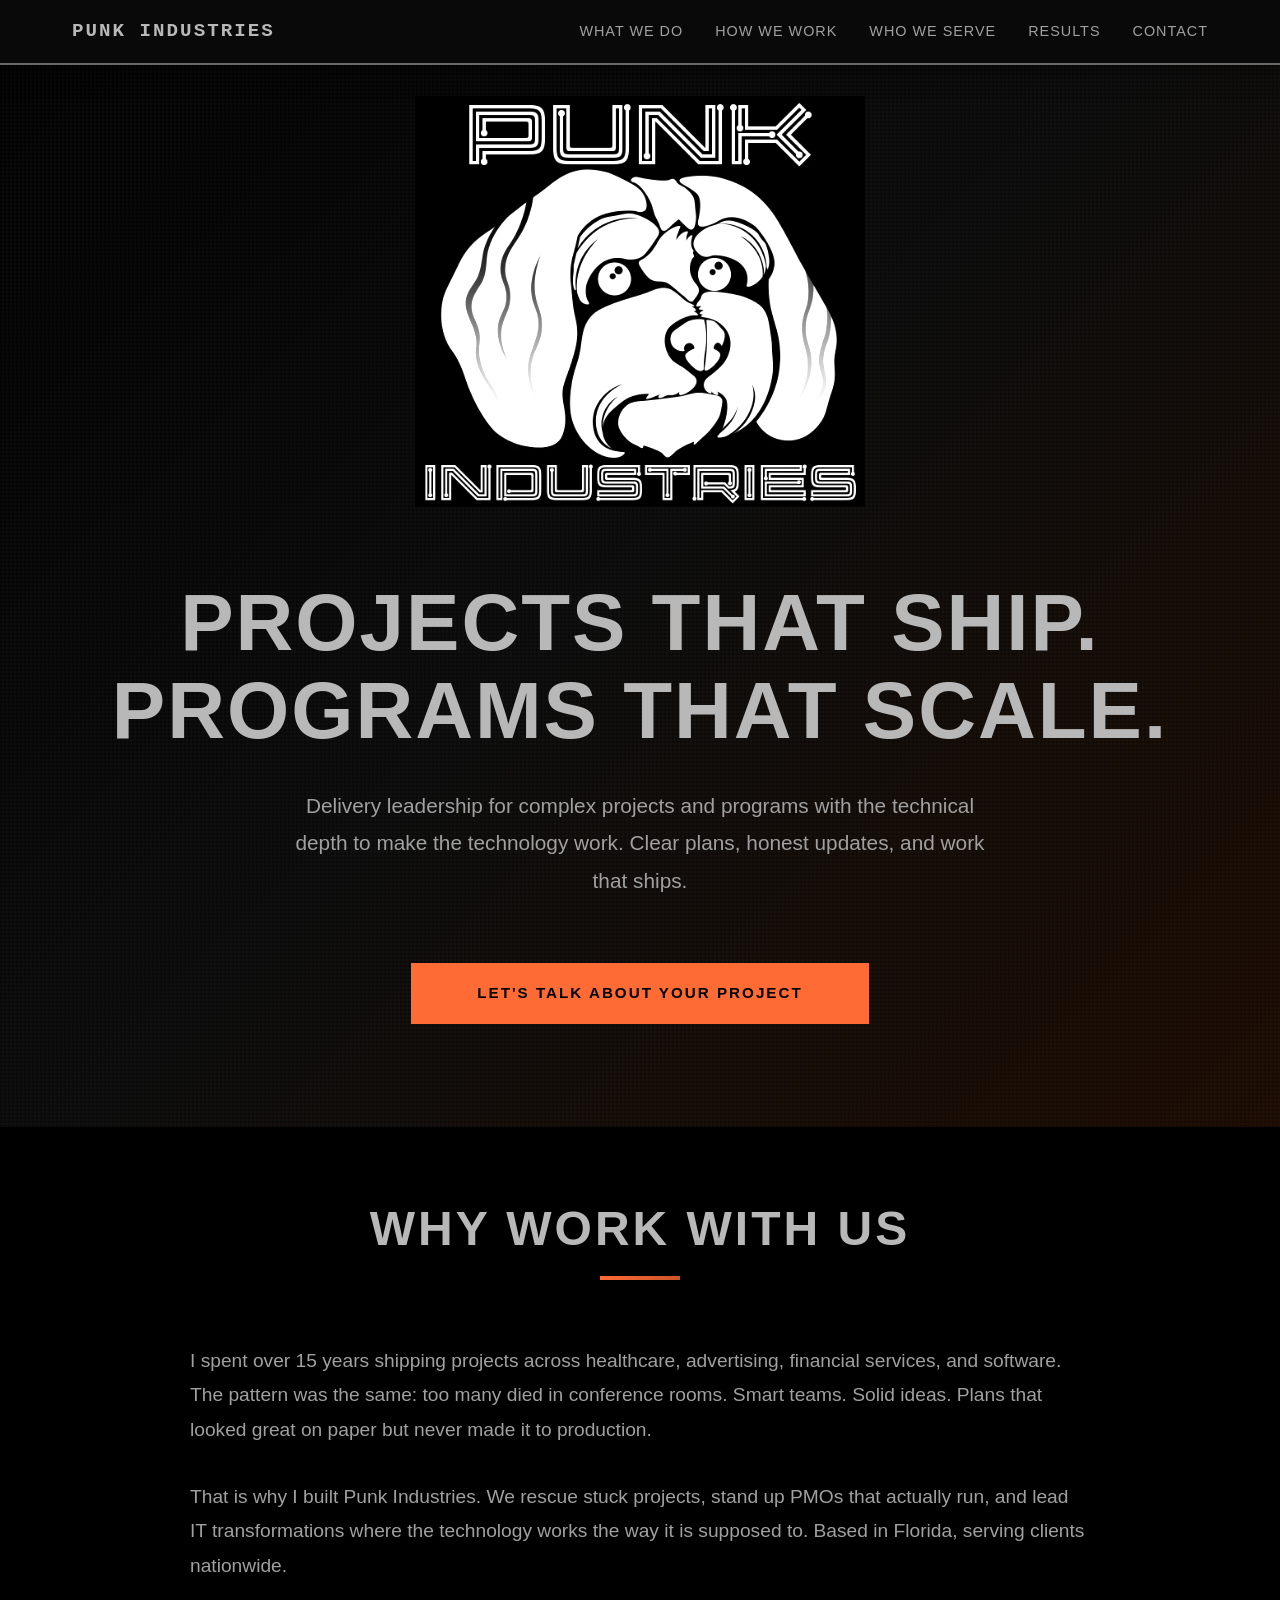
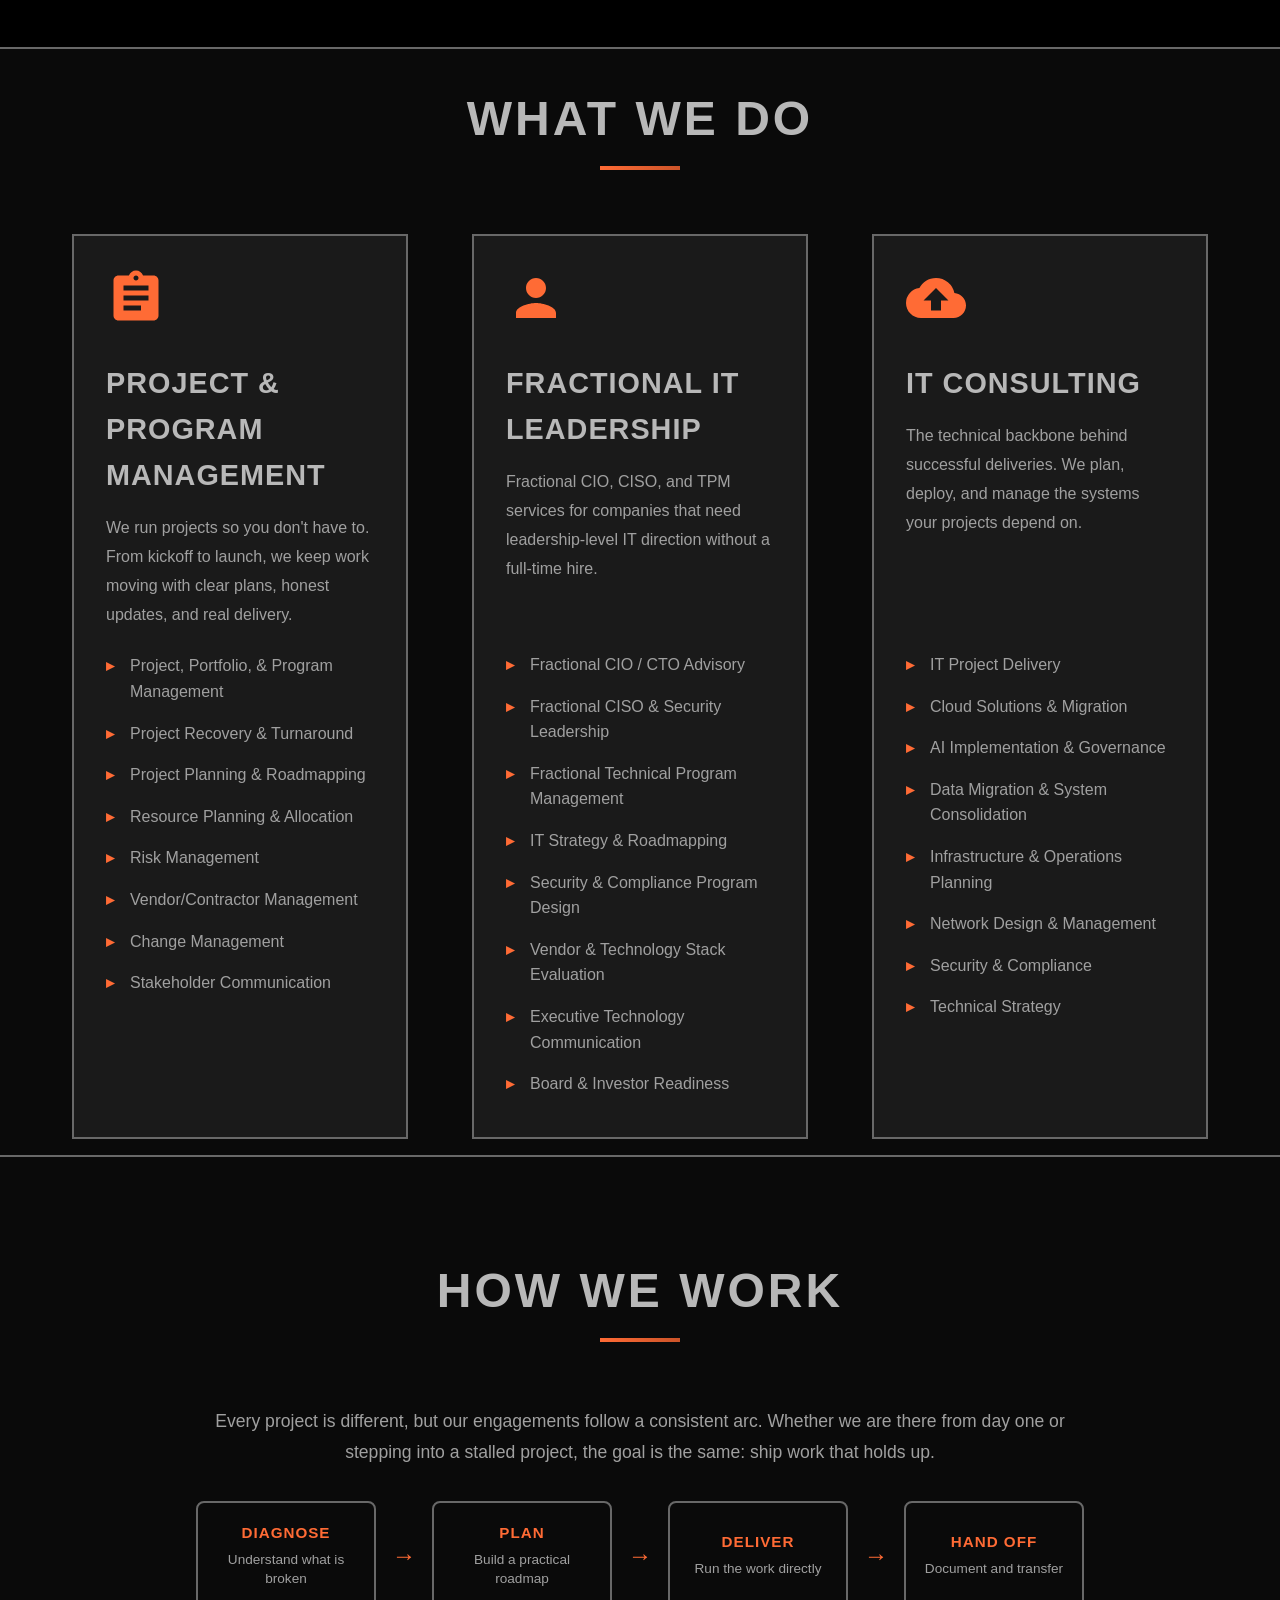
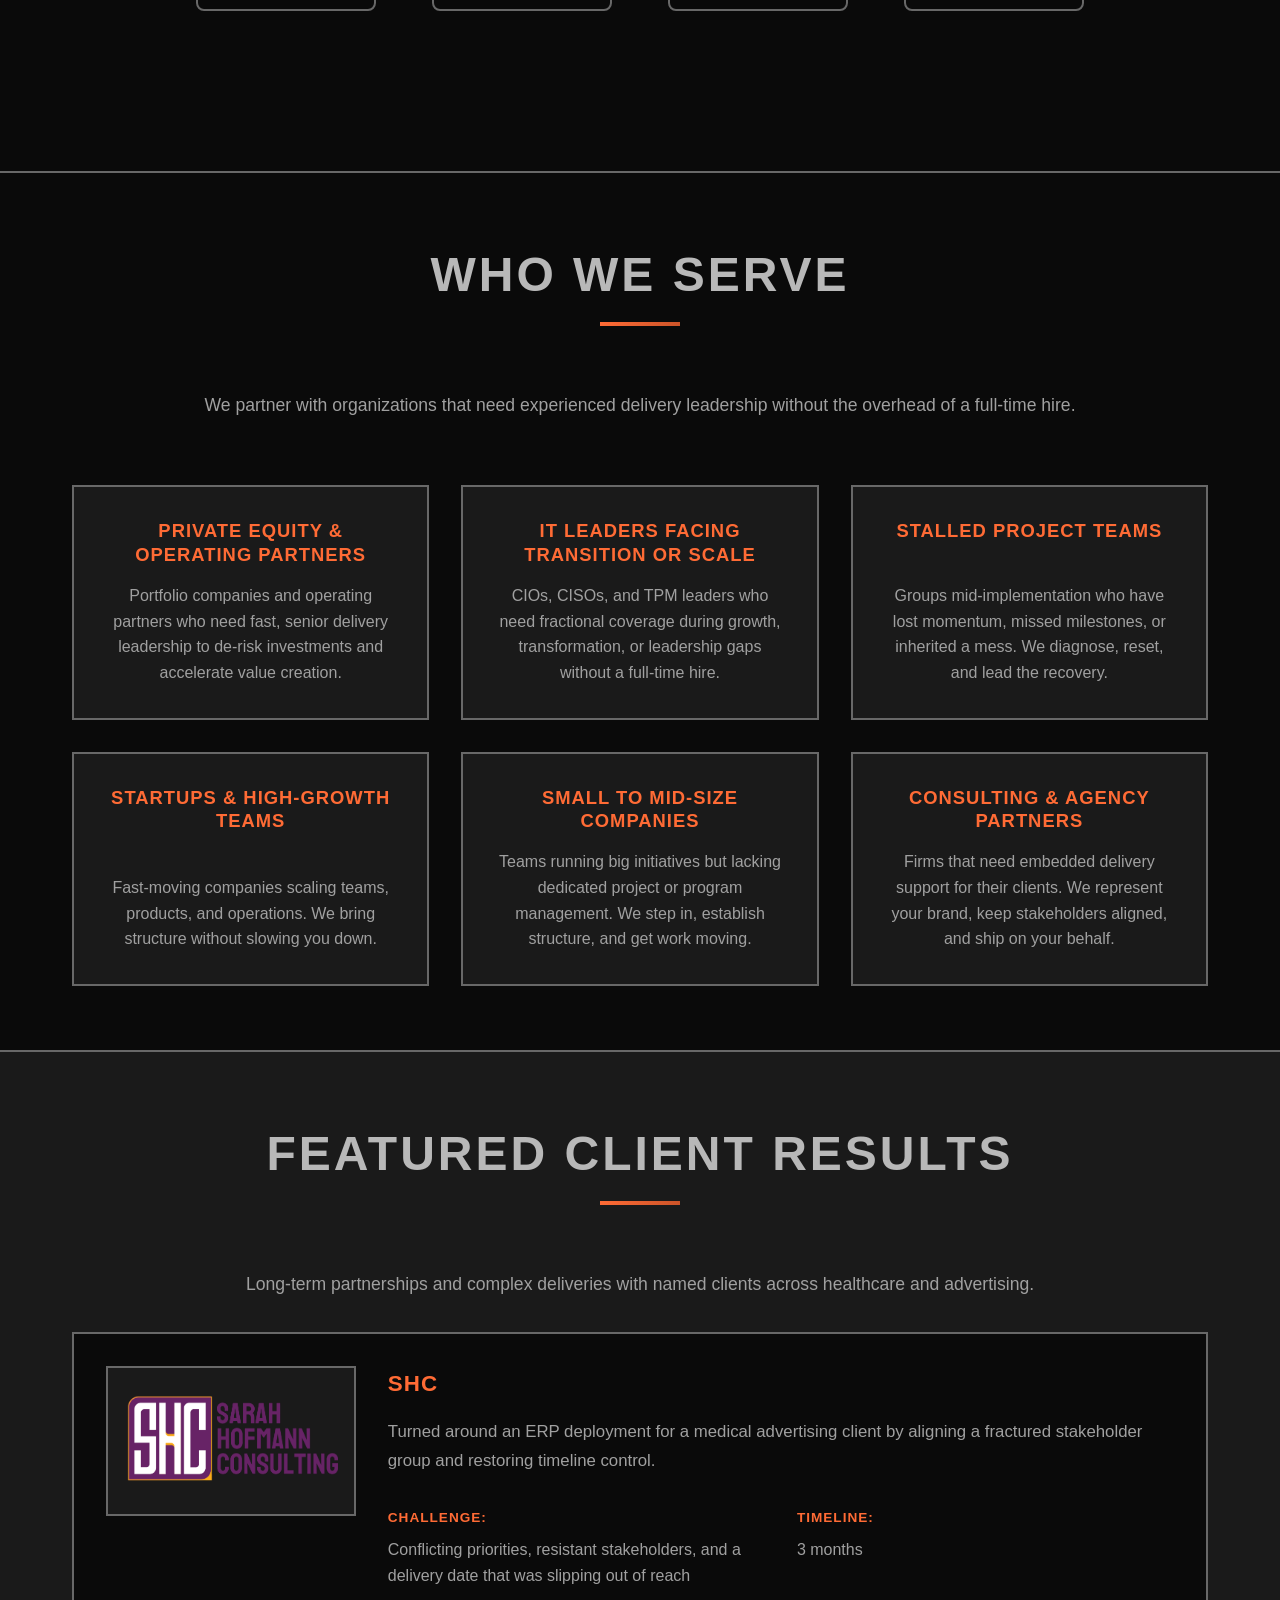
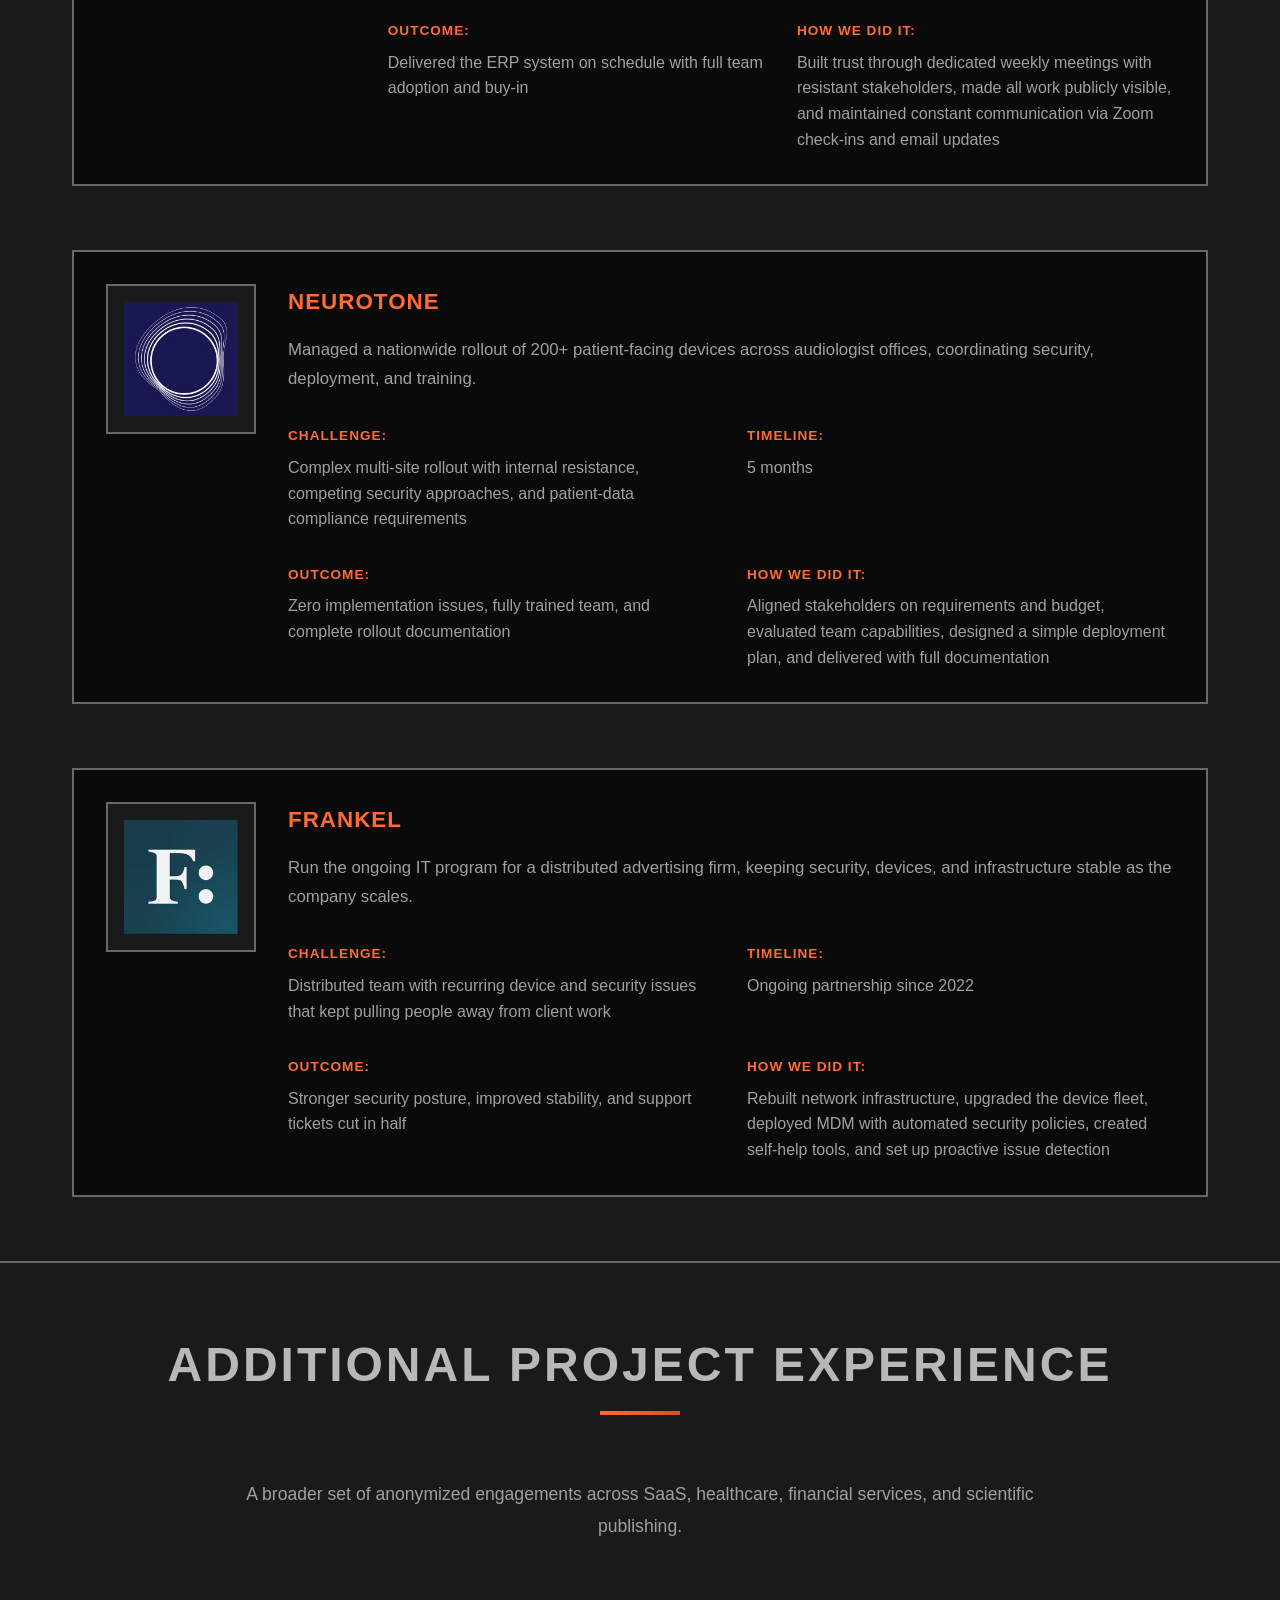
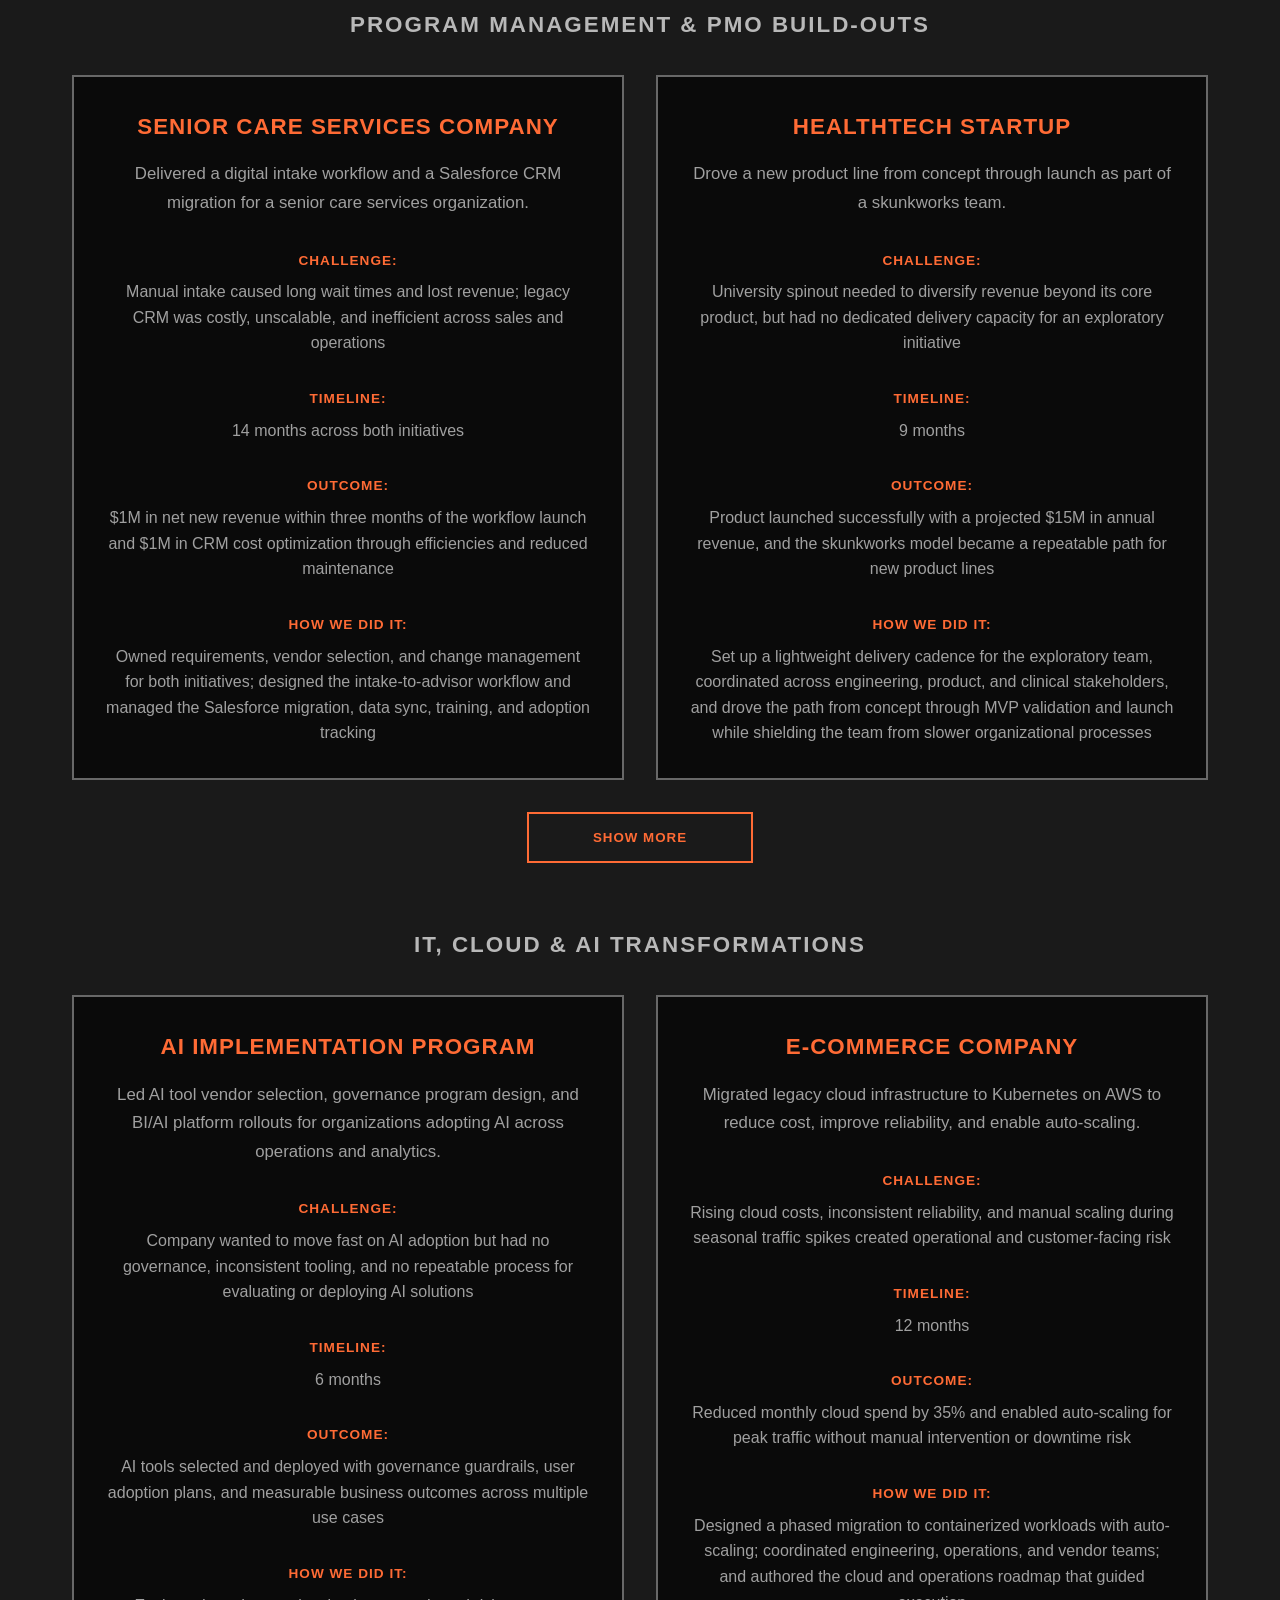
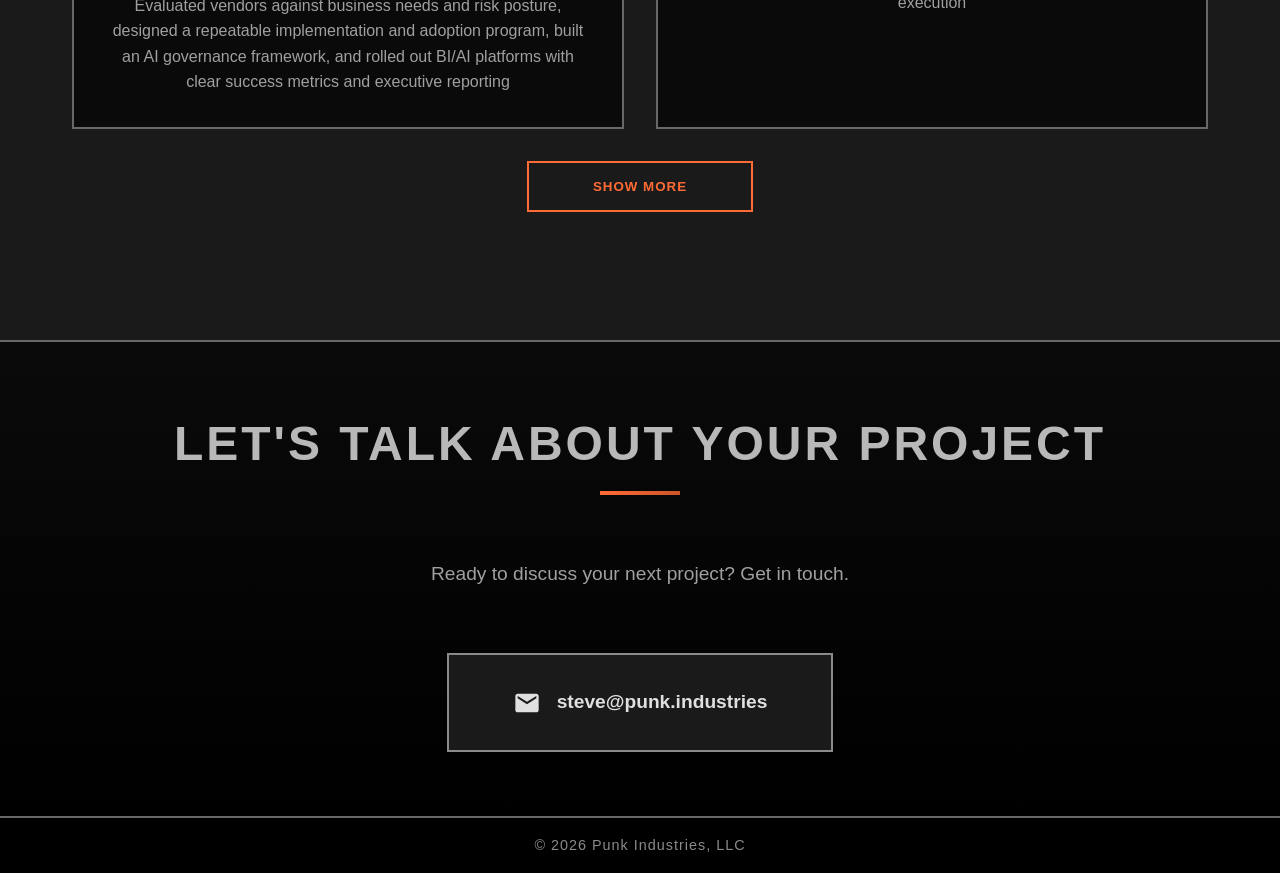
<file: index.html>
<!DOCTYPE html>
<html lang="en">
<head>
    <meta charset="UTF-8">
    <meta name="viewport" content="width=device-width, initial-scale=1.0">
    <title>Punk Industries | Delivery Leadership for Complex Projects & IT Transformations</title>
    <meta name="description" content="Punk Industries helps companies ship complex projects, scale programs, and lead IT transformations. Fractional CIO, CISO, and TPM services based in Florida, serving clients nationwide.">
    <meta property="og:title" content="Punk Industries | Delivery Leadership for Complex Projects & IT Transformations">
    <meta property="og:description" content="Punk Industries helps companies ship complex projects, scale programs, and lead IT transformations. Fractional CIO, CISO, and TPM services based in Florida, serving clients nationwide.">
    <meta property="og:url" content="https://punk.industries/">
    <meta property="og:type" content="website">
    <meta property="og:image" content="https://punk.industries/logo.png">
    <meta property="og:site_name" content="Punk Industries">
    <meta name="twitter:card" content="summary_large_image">
    <meta name="twitter:title" content="Punk Industries | Delivery Leadership for Complex Projects & IT Transformations">
    <meta name="twitter:description" content="Punk Industries helps companies ship complex projects, scale programs, and lead IT transformations.">
    <meta name="twitter:image" content="https://punk.industries/logo.png">
    <link rel="icon" type="image/png" sizes="32x32" href="favicon-32x32.png">
    <link rel="stylesheet" href="styles.css">
</head>
<body>
    <!-- Skip Navigation -->
    <a href="#main-content" class="skip-link">Skip to main content</a>

    <!-- Navigation -->
    <nav class="navbar" aria-label="Main navigation">
        <div class="container">
            <div class="logo">
                <span class="logo-text">PUNK INDUSTRIES</span>
            </div>
            <div class="nav-links">
                <a href="#services">What We Do</a>
                <a href="#how-we-work">How We Work</a>
                <a href="#who-we-serve">Who We Serve</a>
                <a href="#client-results">Results</a>
                <a href="#contact">Contact</a>
            </div>
            <button class="nav-toggle" aria-label="Toggle navigation menu" aria-expanded="false" aria-controls="nav-links">
                <span class="nav-toggle-bar"></span>
                <span class="nav-toggle-bar"></span>
                <span class="nav-toggle-bar"></span>
            </button>
        </div>
    </nav>

    <main id="main-content">
    <!-- Hero Section -->
    <section class="hero">
        <div class="container">
            <div class="hero-content">
                <img src="logo.png" alt="Punk Industries Logo" class="hero-logo">
                <h1 class="glitch-text">Projects That Ship.<br>Programs That Scale.</h1>
                <p class="hero-subtitle">Delivery leadership for complex projects and programs with the technical depth to make the technology work. Clear plans, honest updates, and work that ships.</p>
                <a href="#contact" class="cta-button">Let's Talk About Your Project</a>
            </div>
        </div>
    </section>

    <!-- Experience Section -->
    <section class="experience">
        <div class="container">
            <h2 class="section-title">Why Work With Us</h2>
            <div class="experience-content">
                <p>I spent over 15 years shipping projects across healthcare, advertising, financial services, and software. The pattern was the same: too many died in conference rooms. Smart teams. Solid ideas. Plans that looked great on paper but never made it to production.</p>
                <p>That is why I built Punk Industries. We rescue stuck projects, stand up PMOs that actually run, and lead IT transformations where the technology works the way it is supposed to. Based in Florida, serving clients nationwide.</p>
            </div>
        </div>
    </section>

    <!-- Services Section -->
    <section id="services" class="services">
        <div class="container">
            <h2 class="section-title">What We Do</h2>
            
            <div class="services-grid">
                                <!-- Project Management -->
                <div class="service-card">
                    <div class="service-card-header">
                        <div class="service-icon">
                            <svg viewBox="0 0 24 24" xmlns="http://www.w3.org/2000/svg" aria-hidden="true" focusable="false">
                                <path d="M19 3h-4.18C14.4 1.84 13.3 1 12 1s-2.4.84-2.82 2H5c-1.1 0-2 .9-2 2v14c0 1.1.9 2 2 2h14c1.1 0 2-.9 2-2V5c0-1.1-.9-2-2-2zm-7 0c.55 0 1 .45 1 1s-.45 1-1 1-1-.45-1-1 .45-1 1-1zm2 14H7v-2h7v2zm3-4H7v-2h10v2zm0-4H7V7h10v2z" fill="currentColor"/>
                            </svg>
                        </div>
                        <h3>Project & Program Management</h3>
                        <p>We run projects so you don't have to. From kickoff to launch, we keep work moving with clear plans, honest updates, and real delivery.</p>
                    </div>
                    <ul class="service-features">
                        <li>Project, Portfolio, & Program Management</li>
                        <li>Project Recovery & Turnaround</li>
                        <li>Project Planning & Roadmapping</li>
                        <li>Resource Planning & Allocation</li>
                        <li>Risk Management</li>
                        <li>Vendor/Contractor Management</li>
                        <li>Change Management</li>
                        <li>Stakeholder Communication</li>
                    </ul>
                </div>

                <!-- Fractional IT Leadership -->
                <div class="service-card">
                    <div class="service-card-header">
                        <div class="service-icon">
                            <svg viewBox="0 0 24 24" xmlns="http://www.w3.org/2000/svg" aria-hidden="true" focusable="false">
                                <path d="M12 12c2.21 0 4-1.79 4-4s-1.79-4-4-4-4 1.79-4 4 1.79 4 4 4zm0 2c-2.67 0-8 1.34-8 4v2h16v-2c0-2.66-5.33-4-8-4z" fill="currentColor"/>
                            </svg>
                        </div>
                        <h3>Fractional IT Leadership</h3>
                        <p>Fractional CIO, CISO, and TPM services for companies that need leadership-level IT direction without a full-time hire.</p>
                    </div>
                    <ul class="service-features">
                        <li>Fractional CIO / CTO Advisory</li>
                        <li>Fractional CISO & Security Leadership</li>
                        <li>Fractional Technical Program Management</li>
                        <li>IT Strategy & Roadmapping</li>
                        <li>Security & Compliance Program Design</li>
                        <li>Vendor & Technology Stack Evaluation</li>
                        <li>Executive Technology Communication</li>
                        <li>Board & Investor Readiness</li>
                    </ul>
                </div>

                <!-- IT Consulting -->
                <div class="service-card">
                    <div class="service-card-header">
                        <div class="service-icon">
                            <svg viewBox="0 0 24 24" xmlns="http://www.w3.org/2000/svg" aria-hidden="true" focusable="false">
                                <path d="M19.35 10.04A7.49 7.49 0 0 0 12 4C9.11 4 6.6 5.64 5.35 8.04A5.994 5.994 0 0 0 0 14c0 3.31 2.69 6 6 6h13c2.76 0 5-2.24 5-5 0-2.64-2.05-4.78-4.65-4.96zM14 13v4h-4v-4H7l5-5 5 5h-3z" fill="currentColor"/>
                            </svg>
                        </div>
                        <h3>IT Consulting</h3>
                        <p>The technical backbone behind successful deliveries. We plan, deploy, and manage the systems your projects depend on.</p>
                    </div>
                    <ul class="service-features">
                        <li>IT Project Delivery</li>
                        <li>Cloud Solutions & Migration</li>
                        <li>AI Implementation & Governance</li>
                        <li>Data Migration & System Consolidation</li>
                        <li>Infrastructure & Operations Planning</li>
                        <li>Network Design & Management</li>
                        <li>Security & Compliance</li>
                        <li>Technical Strategy</li>
                    </ul>
                </div>
            </div>
        </div>
    </section>

    <!-- How We Work Section -->
    <section id="how-we-work" class="how-we-work">
        <div class="container">
            <h2 class="section-title">How We Work</h2>
            <p class="run-intro">Every project is different, but our engagements follow a consistent arc. Whether we are there from day one or stepping into a stalled project, the goal is the same: ship work that holds up.</p>

            <div class="process-flow process-horizontal">
                <div class="process-step"><span class="process-step-title">Diagnose</span><span class="process-step-text">Understand what is broken</span></div>
                <span class="process-arrow">→</span>
                <div class="process-step"><span class="process-step-title">Plan</span><span class="process-step-text">Build a practical roadmap</span></div>
                <span class="process-arrow">→</span>
                <div class="process-step"><span class="process-step-title">Deliver</span><span class="process-step-text">Run the work directly</span></div>
                <span class="process-arrow">→</span>
                <div class="process-step"><span class="process-step-title">Hand Off</span><span class="process-step-text">Document and transfer</span></div>
            </div>
        </div>
    </section>

    <!-- Who We Serve Section -->
    <section id="who-we-serve" class="who-we-serve">
        <div class="container">
            <h2 class="section-title">Who We Serve</h2>
            <p class="who-intro">We partner with organizations that need experienced delivery leadership without the overhead of a full-time hire.</p>
            <div class="who-grid">
                <div class="who-card">
                    <h3>Private Equity & Operating Partners</h3>
                    <p>Portfolio companies and operating partners who need fast, senior delivery leadership to de-risk investments and accelerate value creation.</p>
                </div>
                <div class="who-card">
                    <h3>IT Leaders Facing Transition or Scale</h3>
                    <p>CIOs, CISOs, and TPM leaders who need fractional coverage during growth, transformation, or leadership gaps without a full-time hire.</p>
                </div>
                <div class="who-card">
                    <h3>Stalled Project Teams</h3>
                    <p>Groups mid-implementation who have lost momentum, missed milestones, or inherited a mess. We diagnose, reset, and lead the recovery.</p>
                </div>
                <div class="who-card">
                    <h3>Startups & High-Growth Teams</h3>
                    <p>Fast-moving companies scaling teams, products, and operations. We bring structure without slowing you down.</p>
                </div>
                <div class="who-card">
                    <h3>Small to Mid-Size Companies</h3>
                    <p>Teams running big initiatives but lacking dedicated project or program management. We step in, establish structure, and get work moving.</p>
                </div>
                <div class="who-card">
                    <h3>Consulting & Agency Partners</h3>
                    <p>Firms that need embedded delivery support for their clients. We represent your brand, keep stakeholders aligned, and ship on your behalf.</p>
                </div>
            </div>
        </div>
    </section>

    <!-- Featured Client Results Section -->
    <section id="client-results" class="client-showcase">
        <div class="container">
            <h2 class="section-title">Featured Client Results</h2>
            <p class="showcase-intro">Long-term partnerships and complex deliveries with named clients across healthcare and advertising.</p>
            <div class="showcase-grid">
                <div class="showcase-card">
                    <div class="client-logo">
                        <img src="Images/shc_logo.png" alt="SHC Logo">
                    </div>
                    <div class="showcase-content">
                        <div class="showcase-header">
                            <h3>SHC</h3>
                            <p class="project-brief">Turned around an ERP deployment for a medical advertising client by aligning a fractured stakeholder group and restoring timeline control.</p>
                        </div>
                        <dl class="results">
                            <div class="result-item">
                                <dt class="result-label">Challenge:</dt>
                                <dd class="result-value">Conflicting priorities, resistant stakeholders, and a delivery date that was slipping out of reach</dd>
                            </div>
                            <div class="result-item">
                                <dt class="result-label">Timeline:</dt>
                                <dd class="result-value">3 months</dd>
                            </div>
                            <div class="result-item">
                                <dt class="result-label">Outcome:</dt>
                                <dd class="result-value">Delivered the ERP system on schedule with full team adoption and buy-in</dd>
                            </div>
                            <div class="result-item how-we-did-it">
                                <dt class="how-we-did-it-label">How We Did It:</dt>
                                <dd class="how-we-did-it-value">Built trust through dedicated weekly meetings with resistant stakeholders, made all work publicly visible, and maintained constant communication via Zoom check-ins and email updates</dd>
                            </div></dl>
                    </div>
                </div>

                <div class="showcase-card">
                    <div class="client-logo">
                        <img src="Images/neurotoneai_logo.jpeg" alt="Neurotone Logo">
                    </div>
                    <div class="showcase-content">
                        <div class="showcase-header">
                            <h3>Neurotone</h3>
                            <p class="project-brief">Managed a nationwide rollout of 200+ patient-facing devices across audiologist offices, coordinating security, deployment, and training.</p>
                        </div>
                        <dl class="results">
                            <div class="result-item">
                                <dt class="result-label">Challenge:</dt>
                                <dd class="result-value">Complex multi-site rollout with internal resistance, competing security approaches, and patient-data compliance requirements</dd>
                            </div>
                            <div class="result-item">
                                <dt class="result-label">Timeline:</dt>
                                <dd class="result-value">5 months</dd>
                            </div>
                            <div class="result-item">
                                <dt class="result-label">Outcome:</dt>
                                <dd class="result-value">Zero implementation issues, fully trained team, and complete rollout documentation</dd>
                            </div>
                            <div class="result-item how-we-did-it">
                                <dt class="how-we-did-it-label">How We Did It:</dt>
                                <dd class="how-we-did-it-value">Aligned stakeholders on requirements and budget, evaluated team capabilities, designed a simple deployment plan, and delivered with full documentation</dd>
                            </div></dl>
                    </div>
                </div>

                <div class="showcase-card">
                    <div class="client-logo">
                        <img src="Images/frankel_logo.jpeg" alt="Frankel Logo">
                    </div>
                    <div class="showcase-content">
                        <div class="showcase-header">
                            <h3>Frankel</h3>
                            <p class="project-brief">Run the ongoing IT program for a distributed advertising firm, keeping security, devices, and infrastructure stable as the company scales.</p>
                        </div>
                        <dl class="results">
                            <div class="result-item">
                                <dt class="result-label">Challenge:</dt>
                                <dd class="result-value">Distributed team with recurring device and security issues that kept pulling people away from client work</dd>
                            </div>
                            <div class="result-item">
                                <dt class="result-label">Timeline:</dt>
                                <dd class="result-value">Ongoing partnership since 2022</dd>
                            </div>
                            <div class="result-item">
                                <dt class="result-label">Outcome:</dt>
                                <dd class="result-value">Stronger security posture, improved stability, and support tickets cut in half</dd>
                            </div>
                            <div class="result-item how-we-did-it">
                                <dt class="how-we-did-it-label">How We Did It:</dt>
                                <dd class="how-we-did-it-value">Rebuilt network infrastructure, upgraded the device fleet, deployed MDM with automated security policies, created self-help tools, and set up proactive issue detection</dd>
                            </div></dl>
                    </div>
                </div>
            </div>
        </div>
    </section>

    <!-- Additional Project Experience Section -->
    <section id="project-experience" class="project-experience">
        <div class="container">
            <h2 class="section-title">Additional Project Experience</h2>
            <p class="showcase-intro">A broader set of anonymized engagements across SaaS, healthcare, financial services, and scientific publishing.</p>

            <h3 class="subsection-title">Program Management &amp; PMO Build-Outs</h3>
            <div class="showcase-grid project-group" data-group="pmo" data-visible="2">
                <div class="showcase-card">
                    <div class="showcase-content">
                        <div class="showcase-header">
                            <h3>Senior Care Services Company</h3>
                            <p class="project-brief">Delivered a digital intake workflow and a Salesforce CRM migration for a senior care services organization.</p>
                        </div>
                        <dl class="results">
                            <div class="result-item">
                                <dt class="result-label">Challenge:</dt>
                                <dd class="result-value">Manual intake caused long wait times and lost revenue; legacy CRM was costly, unscalable, and inefficient across sales and operations</dd>
                            </div>
                            <div class="result-item">
                                <dt class="result-label">Timeline:</dt>
                                <dd class="result-value">14 months across both initiatives</dd>
                            </div>
                            <div class="result-item">
                                <dt class="result-label">Outcome:</dt>
                                <dd class="result-value">$1M in net new revenue within three months of the workflow launch and $1M in CRM cost optimization through efficiencies and reduced maintenance</dd>
                            </div>
                            <div class="result-item how-we-did-it">
                                <dt class="how-we-did-it-label">How We Did It:</dt>
                                <dd class="how-we-did-it-value">Owned requirements, vendor selection, and change management for both initiatives; designed the intake-to-advisor workflow and managed the Salesforce migration, data sync, training, and adoption tracking</dd>
                            </div></dl>
                    </div>
                </div>
                <div class="showcase-card">
                    <div class="showcase-content">
                        <div class="showcase-header">
                            <h3>Healthtech Startup</h3>
                            <p class="project-brief">Drove a new product line from concept through launch as part of a skunkworks team.</p>
                        </div>
                        <dl class="results">
                            <div class="result-item">
                                <dt class="result-label">Challenge:</dt>
                                <dd class="result-value">University spinout needed to diversify revenue beyond its core product, but had no dedicated delivery capacity for an exploratory initiative</dd>
                            </div>
                            <div class="result-item">
                                <dt class="result-label">Timeline:</dt>
                                <dd class="result-value">9 months</dd>
                            </div>
                            <div class="result-item">
                                <dt class="result-label">Outcome:</dt>
                                <dd class="result-value">Product launched successfully with a projected $15M in annual revenue, and the skunkworks model became a repeatable path for new product lines</dd>
                            </div>
                            <div class="result-item how-we-did-it">
                                <dt class="how-we-did-it-label">How We Did It:</dt>
                                <dd class="how-we-did-it-value">Set up a lightweight delivery cadence for the exploratory team, coordinated across engineering, product, and clinical stakeholders, and drove the path from concept through MVP validation and launch while shielding the team from slower organizational processes</dd>
                            </div></dl>
                    </div>
                </div>
                <div class="showcase-card">
                    <div class="showcase-content">
                        <div class="showcase-header">
                            <h3>Private Equity-Backed SaaS Company</h3>
                            <p class="project-brief">Built the program management function from scratch for a digital product organization.</p>
                        </div>
                        <dl class="results">
                            <div class="result-item">
                                <dt class="result-label">Challenge:</dt>
                                <dd class="result-value">No PMO, ad hoc project intake, and escalations happening in side conversations instead of governed forums</dd>
                            </div>
                            <div class="result-item">
                                <dt class="result-label">Timeline:</dt>
                                <dd class="result-value">6 months</dd>
                            </div>
                            <div class="result-item">
                                <dt class="result-label">Outcome:</dt>
                                <dd class="result-value">Standing executive governance forum and a single source of truth across the portfolio for the first time</dd>
                            </div>
                            <div class="result-item how-we-did-it">
                                <dt class="how-we-did-it-label">How We Did It:</dt>
                                <dd class="how-we-did-it-value">Defined the operating model, governance cadence, and delivery standards; stood up a weekly executive forum with 2 SVPs and 4 VPs for in-session dependency resolution; and led the Asana to Jira/Confluence migration that gave leadership portfolio visibility</dd>
                            </div></dl>
                    </div>
                </div>
                <div class="showcase-card">
                    <div class="showcase-content">
                        <div class="showcase-header">
                            <h3>Healthcare Services Organization</h3>
                            <p class="project-brief">Recovered a stalled database migration that was putting significant annual savings at risk.</p>
                        </div>
                        <dl class="results">
                            <div class="result-item">
                                <dt class="result-label">Challenge:</dt>
                                <dd class="result-value">Migration stalled due to unclear ownership, misaligned stakeholders, and no recovery plan; $400K in annual savings threatened</dd>
                            </div>
                            <div class="result-item">
                                <dt class="result-label">Timeline:</dt>
                                <dd class="result-value">4 months</dd>
                            </div>
                            <div class="result-item">
                                <dt class="result-label">Outcome:</dt>
                                <dd class="result-value">Delivered on the revised schedule, unlocking $400K in annual cost savings</dd>
                            </div>
                            <div class="result-item how-we-did-it">
                                <dt class="how-we-did-it-label">How We Did It:</dt>
                                <dd class="how-we-did-it-value">Assessed stakeholders and root causes, developed a risk-based recovery plan with phased milestones, re-established governance with clear decision rights, and managed executive communication throughout the recovery</dd>
                            </div></dl>
                    </div>
                </div>
                <div class="showcase-card">
                    <div class="showcase-content">
                        <div class="showcase-header">
                            <h3>Financial Services SaaS Company</h3>
                            <p class="project-brief">Modernized project management tooling and shipped an AI-powered intake system for a product organization.</p>
                        </div>
                        <dl class="results">
                            <div class="result-item">
                                <dt class="result-label">Challenge:</dt>
                                <dd class="result-value">Inconsistent tooling and ad hoc intake made prioritization difficult across multiple product teams</dd>
                            </div>
                            <div class="result-item">
                                <dt class="result-label">Timeline:</dt>
                                <dd class="result-value">5 months</dd>
                            </div>
                            <div class="result-item">
                                <dt class="result-label">Outcome:</dt>
                                <dd class="result-value">AI intake adopted by every project manager within three days; standardized tooling across the organization</dd>
                            </div>
                            <div class="result-item how-we-did-it">
                                <dt class="how-we-did-it-label">How We Did It:</dt>
                                <dd class="how-we-did-it-value">Owned the business case and rollout of the Asana to Jira/Confluence migration, designed the AI intake system to convert raw requests into fully specified work items, and established the program management function from scratch</dd>
                            </div></dl>
                    </div>
                </div>
            </div>
            <button class="show-more-button" data-target="pmo">Show more</button>

            <h3 class="subsection-title">IT, Cloud &amp; AI Transformations</h3>
            <div class="showcase-grid project-group" data-group="it" data-visible="2">
                <div class="showcase-card">
                    <div class="showcase-content">
                        <div class="showcase-header">
                            <h3>AI Implementation Program</h3>
                            <p class="project-brief">Led AI tool vendor selection, governance program design, and BI/AI platform rollouts for organizations adopting AI across operations and analytics.</p>
                        </div>
                        <dl class="results">
                            <div class="result-item">
                                <dt class="result-label">Challenge:</dt>
                                <dd class="result-value">Company wanted to move fast on AI adoption but had no governance, inconsistent tooling, and no repeatable process for evaluating or deploying AI solutions</dd>
                            </div>
                            <div class="result-item">
                                <dt class="result-label">Timeline:</dt>
                                <dd class="result-value">6 months</dd>
                            </div>
                            <div class="result-item">
                                <dt class="result-label">Outcome:</dt>
                                <dd class="result-value">AI tools selected and deployed with governance guardrails, user adoption plans, and measurable business outcomes across multiple use cases</dd>
                            </div>
                            <div class="result-item how-we-did-it">
                                <dt class="how-we-did-it-label">How We Did It:</dt>
                                <dd class="how-we-did-it-value">Evaluated vendors against business needs and risk posture, designed a repeatable implementation and adoption program, built an AI governance framework, and rolled out BI/AI platforms with clear success metrics and executive reporting</dd>
                            </div></dl>
                    </div>
                </div>
                <div class="showcase-card">
                    <div class="showcase-content">
                        <div class="showcase-header">
                            <h3>E-Commerce Company</h3>
                            <p class="project-brief">Migrated legacy cloud infrastructure to Kubernetes on AWS to reduce cost, improve reliability, and enable auto-scaling.</p>
                        </div>
                        <dl class="results">
                            <div class="result-item">
                                <dt class="result-label">Challenge:</dt>
                                <dd class="result-value">Rising cloud costs, inconsistent reliability, and manual scaling during seasonal traffic spikes created operational and customer-facing risk</dd>
                            </div>
                            <div class="result-item">
                                <dt class="result-label">Timeline:</dt>
                                <dd class="result-value">12 months</dd>
                            </div>
                            <div class="result-item">
                                <dt class="result-label">Outcome:</dt>
                                <dd class="result-value">Reduced monthly cloud spend by 35% and enabled auto-scaling for peak traffic without manual intervention or downtime risk</dd>
                            </div>
                            <div class="result-item how-we-did-it">
                                <dt class="how-we-did-it-label">How We Did It:</dt>
                                <dd class="how-we-did-it-value">Designed a phased migration to containerized workloads with auto-scaling; coordinated engineering, operations, and vendor teams; and authored the cloud and operations roadmap that guided execution</dd>
                            </div></dl>
                    </div>
                </div>
                <div class="showcase-card">
                    <div class="showcase-content">
                        <div class="showcase-header">
                            <h3>Data Migration &amp; System Consolidation Program</h3>
                            <p class="project-brief">Led a multi-system consolidation and data migration effort that moved CRM, infrastructure, and operational data while preserving data integrity and avoiding downtime.</p>
                        </div>
                        <dl class="results">
                            <div class="result-item">
                                <dt class="result-label">Challenge:</dt>
                                <dd class="result-value">Disparate systems and legacy infrastructure created data silos, duplicate records, and a high risk of data loss or downtime during any move</dd>
                            </div>
                            <div class="result-item">
                                <dt class="result-label">Timeline:</dt>
                                <dd class="result-value">8 months</dd>
                            </div>
                            <div class="result-item">
                                <dt class="result-label">Outcome:</dt>
                                <dd class="result-value">Multiple systems consolidated with clean, validated data and zero downtime during cutover</dd>
                            </div>
                            <div class="result-item how-we-did-it">
                                <dt class="how-we-did-it-label">How We Did It:</dt>
                                <dd class="how-we-did-it-value">Built a data mapping and validation plan, ran parallel environments and rehearsal cutovers, coordinated engineering and business teams, and managed go-live with real-time monitoring and rollback readiness</dd>
                            </div></dl>
                    </div>
                </div>
            </div>
            <button class="show-more-button" data-target="it">Show more</button>
        </div>
    </section>


    <!-- Contact Section -->
    <section id="contact" class="contact">
        <div class="container">
            <h2 class="section-title">Let's Talk About Your Project</h2>
            <p class="contact-intro">Ready to discuss your next project? Get in touch.</p>
            <div class="contact-info">
                <a href="mailto:steve@punk.industries" class="email-link">
                    <svg class="email-icon" viewBox="0 0 24 24" xmlns="http://www.w3.org/2000/svg" aria-hidden="true" focusable="false">
                        <path d="M20 4H4c-1.1 0-1.99.9-1.99 2L2 18c0 1.1.9 2 2 2h16c1.1 0 2-.9 2-2V6c0-1.1-.9-2-2-2zm0 4l-8 5-8-5V6l8 5 8-5v2z" fill="currentColor"/>
                    </svg>
                    steve@punk.industries
                </a>
            </div>
        </div>
    </section>

    </main>

    <!-- Footer -->
    <footer class="footer">
        <div class="container">
            <p>&copy; 2026 Punk Industries, LLC</p>
        </div>
    </footer>

    <script src="script.js"></script>
</body>
</html>
</file>
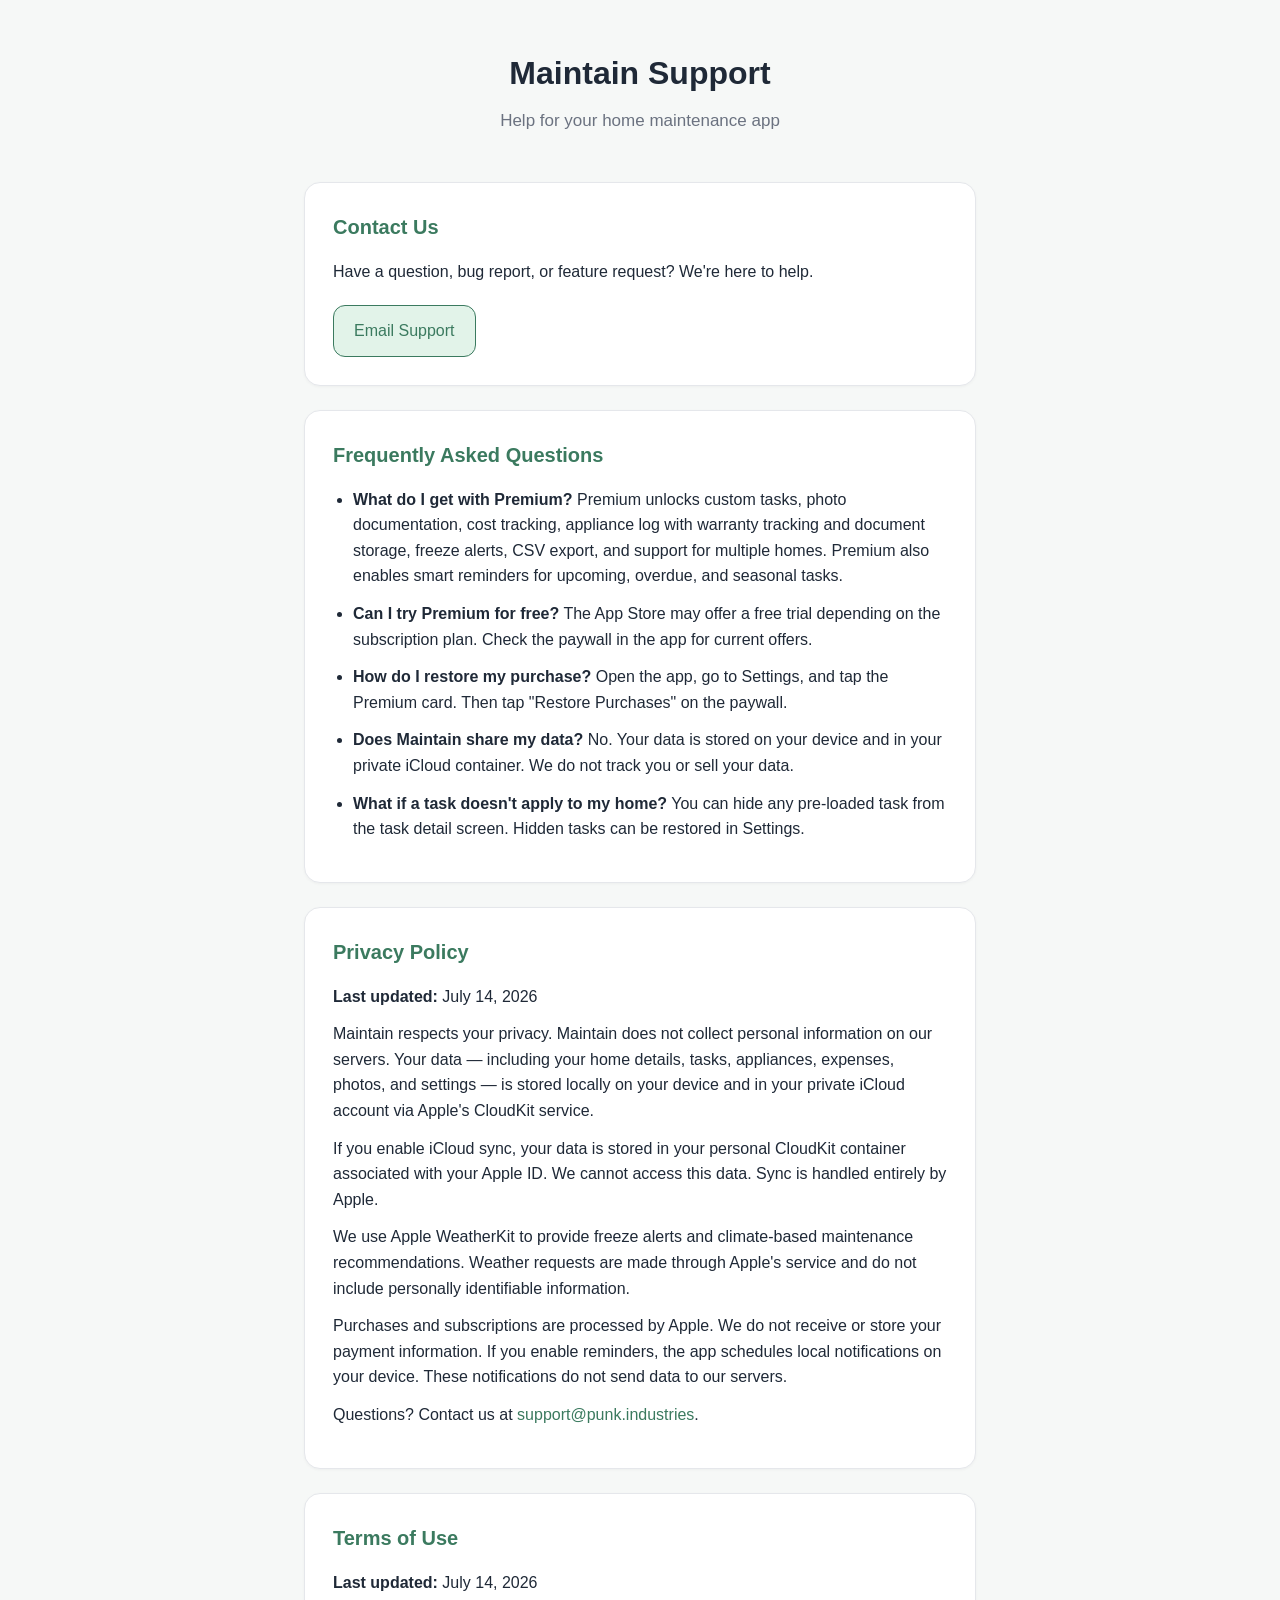
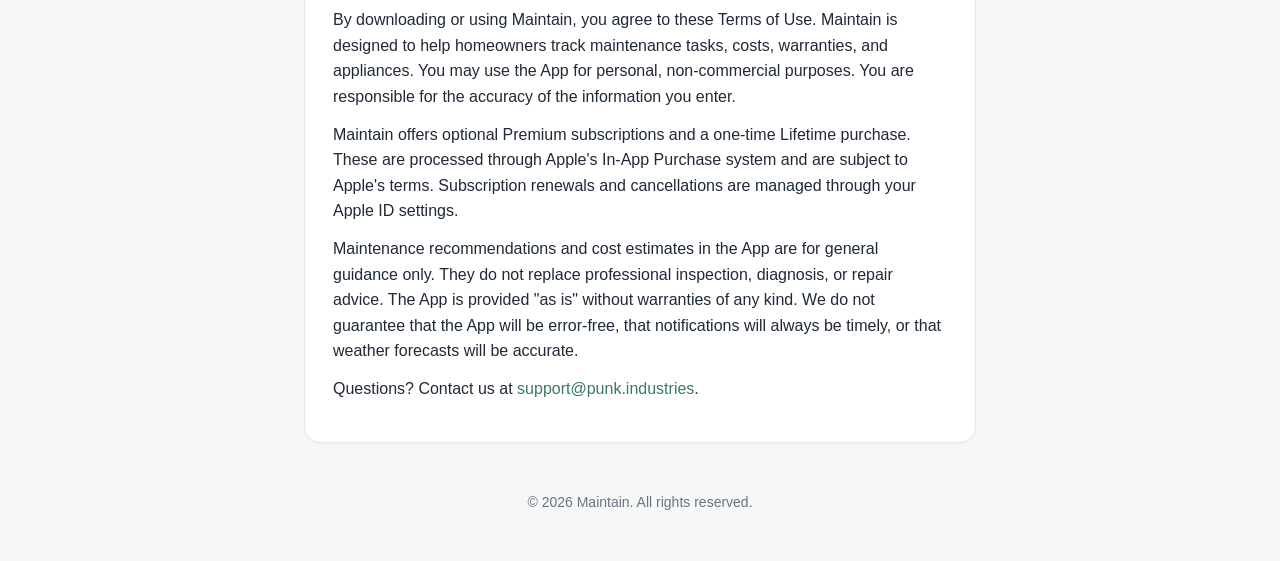
<file: maintain.html>
<!DOCTYPE html>
<html lang="en">
<head>
    <meta charset="UTF-8">
    <meta name="viewport" content="width=device-width, initial-scale=1.0">
    <title>Maintain — Support</title>
    <link rel="icon" type="image/png" sizes="32x32" href="favicon-32x32.png">
    <style>
        :root {
            --bg: #f6f8f7;
            --text: #1f2937;
            --muted: #6b7280;
            --accent: #3b7a5f;
            --card: #ffffff;
            --border: #e5e7eb;
        }
        * { box-sizing: border-box; }
        body {
            font-family: -apple-system, BlinkMacSystemFont, "Segoe UI", Roboto, Helvetica, Arial, sans-serif;
            margin: 0;
            padding: 0;
            background: var(--bg);
            color: var(--text);
            line-height: 1.6;
        }
        .container {
            max-width: 720px;
            margin: 0 auto;
            padding: 48px 24px;
        }
        header {
            text-align: center;
            margin-bottom: 48px;
        }
        header h1 {
            font-size: 32px;
            font-weight: 700;
            margin: 0 0 8px;
        }
        header p {
            color: var(--muted);
            margin: 0;
            font-size: 17px;
        }
        .card {
            background: var(--card);
            border-radius: 16px;
            padding: 28px;
            margin-bottom: 24px;
            box-shadow: 0 1px 3px rgba(0,0,0,0.04);
            border: 1px solid var(--border);
        }
        .card h2 {
            font-size: 20px;
            margin: 0 0 16px;
            color: var(--accent);
        }
        .card p, .card li {
            font-size: 16px;
            color: var(--text);
            margin: 0 0 12px;
        }
        .card ul {
            padding-left: 20px;
            margin: 0;
        }
        .card a {
            color: var(--accent);
            text-decoration: none;
            font-weight: 500;
        }
        .card a:hover { text-decoration: underline; }
        .button {
            display: inline-block;
            background: #e2f3e9;
            color: #000;
            padding: 12px 20px;
            border-radius: 12px;
            text-decoration: none;
            font-weight: 600;
            margin-top: 8px;
            border: 1px solid #3b7a5f;
        }
        .button:hover { opacity: 0.92; text-decoration: none; }
        footer {
            text-align: center;
            color: var(--muted);
            font-size: 14px;
            margin-top: 48px;
        }
    </style>
</head>
<body>
    <div class="container">
        <header>
            <h1>Maintain Support</h1>
            <p>Help for your home maintenance app</p>
        </header>

        <div class="card">
            <h2>Contact Us</h2>
            <p>Have a question, bug report, or feature request? We're here to help.</p>
            <a href="mailto:support@punk.industries" class="button">Email Support</a>
        </div>

        <div class="card">
            <h2>Frequently Asked Questions</h2>
            <ul>
                <li><strong>What do I get with Premium?</strong> Premium unlocks custom tasks, photo documentation, cost tracking, appliance log with warranty tracking and document storage, freeze alerts, CSV export, and support for multiple homes. Premium also enables smart reminders for upcoming, overdue, and seasonal tasks.</li>
                <li><strong>Can I try Premium for free?</strong> The App Store may offer a free trial depending on the subscription plan. Check the paywall in the app for current offers.</li>
                <li><strong>How do I restore my purchase?</strong> Open the app, go to Settings, and tap the Premium card. Then tap "Restore Purchases" on the paywall.</li>
                <li><strong>Does Maintain share my data?</strong> No. Your data is stored on your device and in your private iCloud container. We do not track you or sell your data.</li>
                <li><strong>What if a task doesn't apply to my home?</strong> You can hide any pre-loaded task from the task detail screen. Hidden tasks can be restored in Settings.</li>
            </ul>
        </div>

        <div class="card">
            <h2>Privacy Policy</h2>
            <p><strong>Last updated:</strong> July 14, 2026</p>
            <p>Maintain respects your privacy. Maintain does not collect personal information on our servers. Your data — including your home details, tasks, appliances, expenses, photos, and settings — is stored locally on your device and in your private iCloud account via Apple's CloudKit service.</p>
            <p>If you enable iCloud sync, your data is stored in your personal CloudKit container associated with your Apple ID. We cannot access this data. Sync is handled entirely by Apple.</p>
            <p>We use Apple WeatherKit to provide freeze alerts and climate-based maintenance recommendations. Weather requests are made through Apple's service and do not include personally identifiable information.</p>
            <p>Purchases and subscriptions are processed by Apple. We do not receive or store your payment information. If you enable reminders, the app schedules local notifications on your device. These notifications do not send data to our servers.</p>
            <p>Questions? Contact us at <a href="mailto:support@punk.industries">support@punk.industries</a>.</p>
        </div>

        <div class="card">
            <h2>Terms of Use</h2>
            <p><strong>Last updated:</strong> July 14, 2026</p>
            <p>By downloading or using Maintain, you agree to these Terms of Use. Maintain is designed to help homeowners track maintenance tasks, costs, warranties, and appliances. You may use the App for personal, non-commercial purposes. You are responsible for the accuracy of the information you enter.</p>
            <p>Maintain offers optional Premium subscriptions and a one-time Lifetime purchase. These are processed through Apple's In-App Purchase system and are subject to Apple's terms. Subscription renewals and cancellations are managed through your Apple ID settings.</p>
            <p>Maintenance recommendations and cost estimates in the App are for general guidance only. They do not replace professional inspection, diagnosis, or repair advice. The App is provided "as is" without warranties of any kind. We do not guarantee that the App will be error-free, that notifications will always be timely, or that weather forecasts will be accurate.</p>
            <p>Questions? Contact us at <a href="mailto:support@punk.industries">support@punk.industries</a>.</p>
        </div>

        <footer>
            © 2026 Maintain. All rights reserved.
        </footer>
    </div>
</body>
</html>
</file>
<file: styles.css>
/* === RESET & BASE === */
* {
    margin: 0;
    padding: 0;
    box-sizing: border-box;
}

:root {
    /* Color Palette - Punk Industrial */
    --dark-bg: #0a0a0a;
    --darker-bg: #000000;
    --card-bg: #1a1a1a;
    --metal-gray: #8a8a8a;
    --light-metal: #b8b8b8;
    --accent-orange: #ff6b35;
    --accent-orange-dim: #cc5429;
    --text-primary: #e0e0e0;
    --text-secondary: #a0a0a0;
    
    /* Spacing */
    --spacing-xs: 0.5rem;
    --spacing-sm: 1rem;
    --spacing-md: 2rem;
    --spacing-lg: 4rem;
    --spacing-xl: 6rem;
    
    /* Typography */
    --font-primary: -apple-system, BlinkMacSystemFont, 'Segoe UI', 'Roboto', 'Oxygen', 'Ubuntu', sans-serif;
    --font-mono: 'Courier New', monospace;
}

body {
    font-family: var(--font-primary);
    background-color: var(--dark-bg);
    color: var(--text-primary);
    line-height: 1.6;
    overflow-x: hidden;
}

.container {
    max-width: 1200px;
    margin: 0 auto;
    padding: 0 var(--spacing-md);
}

/* === NAVIGATION === */
.navbar {
    background-color: rgba(10, 10, 10, 0.95);
    backdrop-filter: blur(10px);
    border-bottom: 2px solid #686868;
    position: fixed;
    width: 100%;
    top: 0;
    z-index: 1000;
}

.navbar .container {
    display: flex;
    justify-content: space-between;
    align-items: center;
    padding: var(--spacing-sm) var(--spacing-md);
}

.logo {
    display: flex;
    align-items: center;
    gap: var(--spacing-sm);
    font-weight: 700;
    font-size: 1.2rem;
    letter-spacing: 2px;
    color: var(--light-metal);
}

.logo-icon {
    height: 50px;
    width: auto;
    filter: brightness(1.1);
}

.logo-text {
    font-family: var(--font-mono);
}

.nav-links {
    display: flex;
    gap: var(--spacing-md);
}

.nav-links a {
    color: var(--text-secondary);
    text-decoration: none;
    font-weight: 500;
    text-transform: uppercase;
    font-size: 0.9rem;
    letter-spacing: 1px;
    transition: all 0.3s ease;
    position: relative;
}

.nav-links a::after {
    content: '';
    position: absolute;
    bottom: -4px;
    left: 0;
    width: 0;
    height: 2px;
    background-color: var(--accent-orange);
    transition: width 0.3s ease;
}

.nav-links a:hover {
    color: var(--accent-orange);
}

.nav-links a:hover::after {
    width: 100%;
}

.nav-toggle {
    display: none;
    flex-direction: column;
    justify-content: center;
    gap: 5px;
    width: 32px;
    height: 32px;
    background: transparent;
    border: none;
    cursor: pointer;
    padding: 0;
    z-index: 1001;
}

.nav-toggle-bar {
    display: block;
    width: 100%;
    height: 3px;
    background-color: var(--accent-orange);
    transition: all 0.3s ease;
}

.nav-toggle.is-active .nav-toggle-bar:nth-child(1) {
    transform: translateY(8px) rotate(45deg);
}

.nav-toggle.is-active .nav-toggle-bar:nth-child(2) {
    opacity: 0;
}

.nav-toggle.is-active .nav-toggle-bar:nth-child(3) {
    transform: translateY(-8px) rotate(-45deg);
}

/* === HERO SECTION === */
.hero {
    min-height: 100vh;
    display: flex;
    align-items: center;
    justify-content: center;
    position: relative;
    background: linear-gradient(135deg, var(--darker-bg) 0%, var(--dark-bg) 50%, #1a0a00 100%);
    overflow: hidden;
}

.hero::before {
    content: '';
    position: absolute;
    top: 0;
    left: 0;
    right: 0;
    bottom: 0;
    background-image: 
        repeating-linear-gradient(0deg, transparent, transparent 2px, rgba(255, 255, 255, 0.03) 2px, rgba(255, 255, 255, 0.03) 4px),
        repeating-linear-gradient(90deg, transparent, transparent 2px, rgba(255, 255, 255, 0.03) 2px, rgba(255, 255, 255, 0.03) 4px);
    opacity: 0.5;
}

.hero-content {
    position: relative;
    z-index: 2;
    text-align: center;
    padding: var(--spacing-xl) var(--spacing-md);
}

.hero-logo {
    width: 450px;
    height: auto;
    margin-bottom: var(--spacing-lg);
    filter: brightness(1.1);
}

.glitch-text {
    font-size: clamp(2.5rem, 8vw, 5rem);
    font-weight: 900;
    line-height: 1.1;
    margin-bottom: var(--spacing-md);
    color: var(--light-metal);
    text-transform: uppercase;
    letter-spacing: 2px;
    position: relative;
}

.hero-subtitle {
    font-size: clamp(1rem, 3vw, 1.3rem);
    color: var(--text-secondary);
    max-width: 700px;
    margin: 0 auto var(--spacing-lg);
    line-height: 1.8;
}

.cta-button {
    display: inline-block;
    padding: var(--spacing-sm) var(--spacing-lg);
    background-color: var(--accent-orange);
    color: var(--darker-bg);
    text-decoration: none;
    font-weight: 700;
    text-transform: uppercase;
    letter-spacing: 2px;
    font-size: 0.95rem;
    border: 2px solid var(--accent-orange);
    transition: all 0.3s ease;
    position: relative;
    overflow: hidden;
}

.cta-button::before {
    content: '';
    position: absolute;
    top: 0;
    left: -100%;
    width: 100%;
    height: 100%;
    background: linear-gradient(90deg, transparent, rgba(255, 255, 255, 0.3), transparent);
    transition: left 0.5s ease;
}

.cta-button:hover::before {
    left: 100%;
}

.cta-button:hover {
    background-color: transparent;
    color: var(--accent-orange);
    box-shadow: 0 0 20px rgba(255, 107, 53, 0.4);
}

/* === EXPERIENCE SECTION === */
.experience {
    padding: var(--spacing-lg) 0;
    background-color: var(--darker-bg);
    border-bottom: 2px solid #686868;
    position: relative;
}

.experience-content {
    max-width: 900px;
    margin: 0 auto;
}

.experience-content p {
    font-size: clamp(1.05rem, 2.5vw, 1.2rem);
    color: var(--text-secondary);
    line-height: 1.8;
    margin-bottom: var(--spacing-md);
}

.experience-content p:last-child {
    margin-bottom: 0;
}

/* === SERVICES SECTION === */
.services {
    padding: var(--spacing-md) 0 var(--spacing-sm) 0;
    background-color: var(--dark-bg);
    position: relative;
    border-bottom: 2px solid #686868;
}

.section-title {
    font-size: clamp(2rem, 5vw, 3rem);
    font-weight: 800;
    text-align: center;
    margin-bottom: var(--spacing-lg);
    color: var(--light-metal);
    text-transform: uppercase;
    letter-spacing: 3px;
    position: relative;
}

.section-title::after {
    content: '';
    display: block;
    width: 80px;
    height: 4px;
    background: linear-gradient(90deg, var(--accent-orange), var(--accent-orange-dim));
    margin: var(--spacing-xs) auto 0;
}

.services-grid {
    display: grid;
    grid-template-columns: repeat(auto-fit, minmax(300px, 1fr));
    gap: var(--spacing-lg);
    margin-top: var(--spacing-lg);
    align-items: stretch;
}

.service-card {
    display: flex;
    flex-direction: column;
    background-color: var(--card-bg);
    border: 2px solid #686868;
    padding: var(--spacing-md);
    transition: all 0.3s ease;
    position: relative;
    overflow: hidden;
}

.service-card::before {
    content: '';
    position: absolute;
    top: 0;
    left: 0;
    width: 100%;
    height: 4px;
    background: linear-gradient(90deg, var(--accent-orange), transparent);
    transform: scaleX(0);
    transform-origin: left;
    transition: transform 0.3s ease;
}

.service-card:hover::before {
    transform: scaleX(1);
}

.service-card:hover {
    border-color: var(--accent-orange);
    box-shadow: 0 8px 30px rgba(255, 107, 53, 0.15);
    transform: translateY(-5px);
}

.service-icon {
    width: 60px;
    height: 60px;
    margin-bottom: var(--spacing-md);
    color: var(--accent-orange);
}

.service-icon svg {
    width: 100%;
    height: 100%;
}

.service-card h3 {
    font-size: 1.8rem;
    font-weight: 700;
    margin-bottom: var(--spacing-sm);
    color: var(--light-metal);
    text-transform: uppercase;
    letter-spacing: 1px;
}

.service-card p {
    color: var(--text-secondary);
    margin-bottom: 0;
    line-height: 1.8;
}

.service-card-header {
    min-height: 360px;
    display: flex;
    flex-direction: column;
}

.service-features {
    list-style: none;
    margin-top: 0;
    padding-top: var(--spacing-sm);
}

.service-features li {
    padding: var(--spacing-xs) 0;
    color: var(--text-secondary);
    position: relative;
    padding-left: 1.5rem;
}

.service-features li::before {
    content: '▸';
    position: absolute;
    left: 0;
    color: var(--accent-orange);
    font-weight: bold;
}

/* === HOW WE WORK SECTION === */
.how-we-work {
    padding: var(--spacing-lg) 0;
    background-color: var(--card-bg);
    border-bottom: 2px solid #686868;
}

.run-intro {
    font-size: 1.1rem;
    color: var(--text-secondary);
    text-align: center;
    max-width: 900px;
    margin: 0 auto var(--spacing-md);
    line-height: 1.8;
}

.run-list {
    list-style: none;
    max-width: 800px;
    margin: 0 auto;
    display: flex;
    flex-direction: column;
    gap: var(--spacing-md);
}

.run-list li {
    background-color: var(--dark-bg);
    border: 2px solid #686868;
    padding: var(--spacing-md);
    color: var(--text-secondary);
    font-size: 1.05rem;
    line-height: 1.7;
    transition: all 0.3s ease;
}

.run-list li strong {
    color: var(--accent-orange);
    text-transform: uppercase;
    letter-spacing: 1px;
    display: block;
    margin-bottom: var(--spacing-xs);
}

.run-list li:hover {
    border-color: var(--accent-orange);
    transform: translateX(5px);
}

.process-label {
    font-size: 1rem;
    color: var(--metal-gray);
    text-align: center;
    margin: var(--spacing-lg) 0 var(--spacing-md);
    text-transform: uppercase;
    letter-spacing: 2px;
}

.process-flow {
    display: flex;
    align-items: center;
    justify-content: center;
    gap: var(--spacing-sm);
    margin-bottom: var(--spacing-lg);
    flex-wrap: wrap;
}

.process-step {
    display: flex;
    flex-direction: column;
    align-items: center;
    justify-content: center;
    text-align: center;
    background-color: var(--dark-bg);
    border: 2px solid #686868;
    padding: var(--spacing-sm);
    transition: all 0.3s ease;
}

.process-step-title {
    font-weight: 700;
    color: var(--accent-orange);
    text-transform: uppercase;
    letter-spacing: 1px;
    font-size: 0.95rem;
    line-height: 1.2;
}

.process-step-text {
    font-size: 0.85rem;
    color: var(--text-secondary);
    line-height: 1.4;
    margin-top: var(--spacing-xs);
}

.process-arrow {
    color: var(--accent-orange);
    font-size: 1.5rem;
    font-weight: 700;
    line-height: 1;
}

.process-circular {
    position: relative;
    width: 100%;
    min-height: 420px;
    display: block;
}

.process-circular .process-step {
    position: absolute;
    width: 160px;
    height: 160px;
    border-radius: 50%;
    top: 50%;
    left: 50%;
    margin-top: -80px;
    margin-left: -80px;
    transform: rotate(calc(var(--i) * 90deg)) translateY(-180px) rotate(calc(var(--i) * -90deg));
}

.process-circular-alt {
    position: relative;
    width: 100%;
    min-height: 420px;
    display: block;
}

.process-circular-alt .process-step {
    position: absolute;
    width: 160px;
    height: 100px;
    border-radius: 9999px;
    top: 50%;
    left: 50%;
    margin-top: -50px;
    margin-left: -80px;
    transform: rotate(calc(var(--i) * 90deg)) translateY(-180px) rotate(calc(var(--i) * -90deg));
}

.process-horizontal {
    flex-direction: row;
    gap: var(--spacing-sm);
    flex-wrap: wrap;
}

.process-horizontal .process-step {
    width: 180px;
    min-height: 110px;
    border-radius: 8px;
}

.process-horizontal .process-arrow {
    transform: rotate(0deg);
    font-size: 1.5rem;
}

/* === WHO WE SERVE SECTION === */
.who-we-serve {
    padding: var(--spacing-lg) 0;
    background-color: var(--dark-bg);
    border-bottom: 2px solid #686868;
}

.who-intro {
    font-size: 1.1rem;
    color: var(--text-secondary);
    text-align: center;
    max-width: 900px;
    margin: 0 auto var(--spacing-md);
    line-height: 1.8;
}

.who-grid {
    display: grid;
    grid-template-columns: repeat(3, 1fr);
    gap: var(--spacing-md);
    margin-top: var(--spacing-lg);
}

.who-card {
    background-color: var(--card-bg);
    border: 2px solid #686868;
    padding: var(--spacing-md);
    transition: all 0.3s ease;
    position: relative;
    overflow: hidden;
    display: flex;
    flex-direction: column;
    text-align: center;
}

.who-card::before {
    content: '';
    position: absolute;
    top: 0;
    left: 0;
    width: 100%;
    height: 4px;
    background: linear-gradient(90deg, var(--accent-orange), transparent);
    transform: scaleX(0);
    transform-origin: left;
    transition: transform 0.3s ease;
}

.who-card:hover::before {
    transform: scaleX(1);
}

.who-card:hover {
    border-color: var(--accent-orange);
    transform: translateY(-5px);
    box-shadow: 0 8px 30px rgba(255, 107, 53, 0.15);
}

.who-card h3 {
    font-size: 1.15rem;
    font-weight: 700;
    color: var(--accent-orange);
    text-transform: uppercase;
    letter-spacing: 1px;
    margin-bottom: var(--spacing-sm);
    line-height: 1.3;
}

.who-card p {
    color: var(--text-secondary);
    line-height: 1.6;
    font-size: 1rem;
    margin-top: auto;
}

/* === HOW WE HELP SECTION === */
.how-we-help {
    padding: var(--spacing-lg) 0;
    background-color: var(--dark-bg);
    border-bottom: 2px solid #686868;
}

.help-intro {
    font-size: 1.1rem;
    color: var(--text-secondary);
    text-align: center;
    max-width: 900px;
    margin: 0 auto var(--spacing-md);
    line-height: 1.8;
}

.help-list {
    list-style: none;
    max-width: 700px;
    margin: 0 auto;
    display: grid;
    grid-template-columns: repeat(auto-fit, minmax(280px, 1fr));
    gap: var(--spacing-md);
}

.help-list li {
    background-color: var(--card-bg);
    border: 2px solid #686868;
    padding: var(--spacing-sm);
    color: var(--text-primary);
    font-size: 1.05rem;
    position: relative;
    padding-left: 3rem;
    transition: all 0.3s ease;
    font-weight: 500;
    line-height: 1.5;
    min-height: 60px;
}

.help-list li::before {
    content: '▸';
    position: absolute;
    left: var(--spacing-sm);
    top: var(--spacing-sm);
    color: var(--accent-orange);
    font-weight: bold;
    font-size: 1.2rem;
    line-height: 1.5;
}

.help-list li:hover {
    border-color: var(--accent-orange);
    transform: translateX(5px);
}

.help-footer {
    font-size: 1.1rem;
    color: var(--text-secondary);
    text-align: center;
    max-width: 600px;
    margin: var(--spacing-lg) auto 0;
    font-weight: 600;
}

.subsection-title {
    font-size: 1.4rem;
    font-weight: 700;
    color: var(--light-metal);
    text-align: center;
    margin: var(--spacing-lg) 0 var(--spacing-md);
    text-transform: uppercase;
    letter-spacing: 2px;
}

.project-group .showcase-card:nth-child(n+3) {
    display: none;
}

.project-group.is-expanded .showcase-card:nth-child(n+3) {
    display: flex;
}

.show-more-button {
    display: block;
    margin: var(--spacing-md) auto var(--spacing-lg);
    padding: var(--spacing-sm) var(--spacing-lg);
    background-color: transparent;
    border: 2px solid var(--accent-orange);
    color: var(--accent-orange);
    font-weight: 700;
    text-transform: uppercase;
    letter-spacing: 1px;
    cursor: pointer;
    transition: all 0.3s ease;
}

.show-more-button:hover {
    background-color: var(--accent-orange);
    color: var(--darker-bg);
}

/* === TECHNOLOGIES SECTION === */
.technologies {
    padding: var(--spacing-lg) 0;
    background-color: var(--card-bg);
    border-bottom: 2px solid #686868;
}

.tech-intro {
    font-size: 1.1rem;
    color: var(--text-secondary);
    text-align: center;
    max-width: 800px;
    margin: 0 auto var(--spacing-md);
    line-height: 1.8;
}

.tech-grid {
    display: flex;
    flex-wrap: wrap;
    gap: var(--spacing-md);
    margin: 0;
    justify-content: center;
}

.tech-category {
    flex: 0 0 calc(33.333% - var(--spacing-md));
    max-width: calc(33.333% - var(--spacing-md));
}

.tech-category {
    background-color: var(--dark-bg);
    border: 2px solid #686868;
    padding: var(--spacing-sm);
    text-align: center;
    transition: all 0.3s ease;
}

.tech-category:hover {
    border-color: var(--accent-orange);
    transform: translateY(-3px);
}

.tech-category h3 {
    font-size: 1.2rem;
    font-weight: 700;
    color: var(--accent-orange);
    text-transform: uppercase;
    letter-spacing: 1px;
    margin-bottom: var(--spacing-sm);
}

.tech-category p {
    color: var(--text-secondary);
    line-height: 1.8;
    font-size: 1rem;
}

.tech-footer {
    font-size: 1rem;
    color: var(--text-secondary);
    text-align: center;
    max-width: 700px;
    margin: var(--spacing-lg) auto 0;
    font-style: italic;
}

/* === HOW WE WORK SECTION === */
.how-we-work {
    padding: var(--spacing-xl) 0;
    background-color: var(--dark-bg);
    border-bottom: 2px solid #686868;
}

.work-grid {
    display: grid;
    grid-template-columns: repeat(auto-fit, minmax(300px, 1fr));
    gap: var(--spacing-lg);
    margin-top: var(--spacing-lg);
}

.work-item {
    background-color: var(--card-bg);
    border: 2px solid #686868;
    padding: var(--spacing-sm);
    transition: all 0.3s ease;
    text-align: center;
}

.work-item:hover {
    border-color: var(--accent-orange);
    transform: translateY(-3px);
}

.work-item h3 {
    font-size: 1.3rem;
    font-weight: 700;
    color: var(--accent-orange);
    text-transform: uppercase;
    letter-spacing: 1px;
    margin-bottom: var(--spacing-sm);
}

.work-item p {
    color: var(--text-secondary);
    line-height: 1.8;
    font-size: 1rem;
}

/* === ADDITIONAL PROJECT EXPERIENCE SECTION === */
.project-experience {
    padding: var(--spacing-lg) 0;
    background-color: var(--card-bg);
    border-bottom: 2px solid #686868;
}

.project-experience .showcase-grid {
    display: grid;
    grid-template-columns: repeat(2, 1fr);
    gap: var(--spacing-md);
}

.project-experience .showcase-card {
    flex-direction: column;
    align-items: center;
    text-align: center;
    gap: var(--spacing-sm);
    height: 100%;
}

.project-experience .showcase-content {
    width: 100%;
    align-items: center;
}

.project-experience .showcase-header {
    display: flex;
    flex-direction: column;
    align-items: center;
    text-align: center;
    width: 100%;
}

.project-experience .project-brief {
    text-align: center;
}

.project-experience .results {
    text-align: center !important;
    display: flex !important;
    flex-direction: column !important;
    grid-template-columns: none !important;
    gap: var(--spacing-md) !important;
}

.project-experience .result-item,
.project-experience .how-we-did-it {
    width: 100%;
    align-items: center;
    display: flex;
    flex-direction: column;
}

.project-experience .result-value,
.project-experience .how-we-did-it-value {
    text-align: center;
}

/* === CLIENT SHOWCASE SECTION === */
.client-showcase {
    padding: var(--spacing-lg) 0;
    background-color: var(--card-bg);
    border-bottom: 2px solid #686868;
}

.showcase-intro {
    font-size: 1.1rem;
    color: var(--text-secondary);
    text-align: center;
    max-width: 800px;
    margin: 0 auto var(--spacing-md);
    line-height: 1.8;
}

.showcase-grid {
    display: flex;
    flex-direction: column;
    gap: var(--spacing-lg);
    margin-top: 0;
}

.showcase-card {
    background-color: var(--dark-bg);
    border: 2px solid #686868;
    padding: var(--spacing-md);
    transition: all 0.3s ease;
    display: flex;
    gap: var(--spacing-md);
    align-items: flex-start;
}

.showcase-card:hover {
    border-color: var(--accent-orange);
    transform: translateY(-5px);
    box-shadow: 0 8px 30px rgba(255, 107, 53, 0.15);
}

.client-logo {
    background-color: var(--card-bg);
    border: 2px solid #686868;
    padding: var(--spacing-sm);
    text-align: center;
    color: var(--metal-gray);
    font-style: italic;
    font-size: 0.9rem;
    min-width: 150px;
    height: 150px;
    display: flex;
    align-items: center;
    justify-content: center;
    flex-shrink: 0;
}

.anonymous-logo {
    font-style: normal;
    font-weight: 700;
    font-size: 2.5rem;
    color: var(--accent-orange);
    letter-spacing: 2px;
    text-transform: uppercase;
    font-family: var(--font-mono);
}

.client-logo img {
    width: 100%;
    height: 100%;
    object-fit: contain;
}

.showcase-content {
    flex: 1;
    display: flex;
    flex-direction: column;
    gap: var(--spacing-md);
}

.showcase-header {
    display: flex;
    flex-direction: column;
    gap: var(--spacing-sm);
}

.showcase-card h3 {
    font-size: 1.4rem;
    font-weight: 700;
    color: var(--accent-orange);
    text-transform: uppercase;
    letter-spacing: 1px;
    margin: 0;
}

.project-brief {
    color: var(--text-secondary);
    line-height: 1.7;
    font-size: 1.05rem;
    margin: 0;
    text-align: left;
}

.results {
    display: grid;
    grid-template-columns: 1fr 1fr;
    gap: var(--spacing-md);
}

.result-item {
    display: flex;
    flex-direction: column;
    gap: 0.5rem;
}

.result-label {
    font-size: 0.85rem;
    color: var(--accent-orange);
    text-transform: uppercase;
    letter-spacing: 1px;
    font-weight: 700;
}

.result-value {
    color: var(--text-secondary);
    font-size: 1rem;
    line-height: 1.6;
}

.how-we-did-it-label {
    font-size: 0.85rem;
    color: var(--accent-orange);
    text-transform: uppercase;
    letter-spacing: 1px;
    font-weight: 700;
    display: block;
}

.how-we-did-it-value {
    color: var(--text-secondary);
    font-size: 1rem;
    line-height: 1.6;
}

/* === CONTACT SECTION === */
.contact {
    padding: var(--spacing-lg) 0;
    background: linear-gradient(180deg, var(--dark-bg) 0%, var(--darker-bg) 100%);
    text-align: center;
}

.contact-intro {
    font-size: 1.2rem;
    color: var(--text-secondary);
    margin-bottom: var(--spacing-lg);
    max-width: 600px;
    margin-left: auto;
    margin-right: auto;
}

.contact-info {
    margin-top: var(--spacing-lg);
}

.email-link {
    display: inline-flex;
    align-items: center;
    gap: var(--spacing-sm);
    padding: var(--spacing-md) var(--spacing-lg);
    background-color: var(--card-bg);
    border: 2px solid var(--metal-gray);
    color: var(--text-primary);
    text-decoration: none;
    font-size: 1.2rem;
    font-weight: 600;
    transition: all 0.3s ease;
}

.email-link:hover {
    border-color: var(--accent-orange);
    color: var(--accent-orange);
    box-shadow: 0 4px 20px rgba(255, 107, 53, 0.2);
    transform: translateY(-2px);
}

.email-icon {
    width: 28px;
    height: 28px;
}

/* === FOOTER === */
.footer {
    background-color: var(--darker-bg);
    border-top: 2px solid #686868;
    padding: var(--spacing-sm) 0;
    text-align: center;
}

.footer p {
    color: var(--metal-gray);
    font-size: 0.9rem;
    letter-spacing: 1px;
}

/* === RESPONSIVE === */
@media (max-width: 768px) {
    .nav-links {
        gap: var(--spacing-sm);
    }

    .nav-links a {
        font-size: 0.8rem;
    }

    .nav-toggle {
        display: flex;
    }

    .nav-links {
        position: absolute;
        top: 100%;
        left: 0;
        right: 0;
        flex-direction: column;
        background-color: rgba(10, 10, 10, 0.98);
        border-bottom: 2px solid #686868;
        padding: var(--spacing-md);
        gap: var(--spacing-md);
        transform: translateY(-100%);
        opacity: 0;
        visibility: hidden;
        transition: all 0.3s ease;
        z-index: 999;
    }

    .nav-links.is-open {
        transform: translateY(0);
        opacity: 1;
        visibility: visible;
    }

    .nav-links a {
        font-size: 1rem;
        text-align: center;
        padding: var(--spacing-xs) 0;
    }

    .nav-links a::after {
        bottom: 0;
        left: 50%;
        transform: translateX(-50%);
    }

    .services-grid {
        grid-template-columns: 1fr;
    }

    .service-card-header {
        min-height: auto;
    }

    .logo-text {
        font-size: 0.9rem;
    }

    .hero {
        min-height: 80vh;
    }

    .hero-logo {
        width: 300px;
    }

    /* Tech grid - stack on mobile */
    .tech-category {
        flex: 0 0 100%;
        max-width: 100%;
    }

    /* Work grid - stack on mobile */
    .work-grid {
        grid-template-columns: 1fr;
    }

    /* Showcase cards - stack logo and content */
    .showcase-card {
        flex-direction: column;
        align-items: center;
    }

    .client-logo {
        width: 100%;
        max-width: 200px;
    }

    /* Result items - stack vertically on mobile */
    .result-item {
        flex: 0 0 100%;
        min-width: 100%;
    }

    .result-item:nth-child(1),
    .result-item:nth-child(2) {
        flex: 0 0 100%;
    }
}

@media (max-width: 480px) {
    .logo-text {
        display: none;
    }

    .nav-links a {
        font-size: 0.75rem;
    }

    .hero-logo {
        width: 250px;
    }

    /* Help list - single column on small screens */
    .help-list {
        grid-template-columns: 1fr;
    }

    /* Who we work with grid - 2 columns on tablet, 1 on small screens */
    .who-grid {
        grid-template-columns: repeat(2, 1fr);
    }

    /* Additional project experience grid - 1 column on tablet and below */
    .project-experience .showcase-grid {
        grid-template-columns: 1fr;
    }

    .project-experience .showcase-card {
        height: auto;
    }

    .project-experience .results {
        display: flex;
        flex-direction: column;
        width: 100%;
    }

    .project-experience .result-item,
    .project-experience .how-we-did-it {
        display: block;
        width: 100%;
        flex: none;
    }

    /* Process flow stacks vertically on small screens */
    .process-horizontal {
        flex-direction: column;
        align-items: center;
    }

    .process-horizontal .process-arrow {
        transform: rotate(90deg);
    }
}

@media (max-width: 480px) {
    .who-grid {
        grid-template-columns: 1fr;
    }
}

/* === SMOOTH SCROLLING === */
html {
    scroll-behavior: smooth;
}

/* === SKIP LINK === */
.skip-link {
    position: absolute;
    top: -100%;
    left: var(--spacing-sm);
    background-color: var(--accent-orange);
    color: var(--darker-bg);
    padding: var(--spacing-xs) var(--spacing-sm);
    font-weight: 700;
    text-decoration: none;
    z-index: 10000;
    font-size: 0.95rem;
}

.skip-link:focus {
    top: var(--spacing-xs);
}

/* === FOCUS INDICATORS === */
*:focus-visible {
    outline: 3px solid var(--accent-orange);
    outline-offset: 2px;
}

.nav-links a:focus-visible {
    outline-offset: 4px;
}

.cta-button:focus-visible {
    outline-offset: 4px;
    box-shadow: 0 0 20px rgba(255, 107, 53, 0.4);
}

.email-link:focus-visible {
    outline-offset: 4px;
    border-color: var(--accent-orange);
}

/* === SERVICE CARD ANIMATION (JS-DEPENDENT) === */
.js-loaded .service-card {
    opacity: 0;
    transform: translateY(30px);
}

.js-loaded .service-card.is-visible {
    opacity: 1;
    transform: translateY(0);
}

/* === DEFINITION LIST RESET === */
dl.result-item {
    margin: 0;
    padding: 0;
}

dl.result-item dt,
dl.result-item dd {
    margin: 0;
    margin-inline-start: 0;
    padding: 0;
}

/* === SELECTION === */
::selection {
    background-color: var(--accent-orange);
    color: var(--darker-bg);
}

/* === REDUCED MOTION === */
@media (prefers-reduced-motion: reduce) {
    *,
    *::before,
    *::after {
        animation-duration: 0.01ms !important;
        animation-iteration-count: 1 !important;
        transition-duration: 0.01ms !important;
    }

    html {
        scroll-behavior: auto;
    }

    .service-card:hover,
    .showcase-card:hover,
    .tech-category:hover,
    .help-list li:hover,
    .email-link:hover,
    .cta-button:hover {
        transform: none;
    }

    .js-loaded .service-card {
        opacity: 1;
        transform: none;
    }
}
</file>
